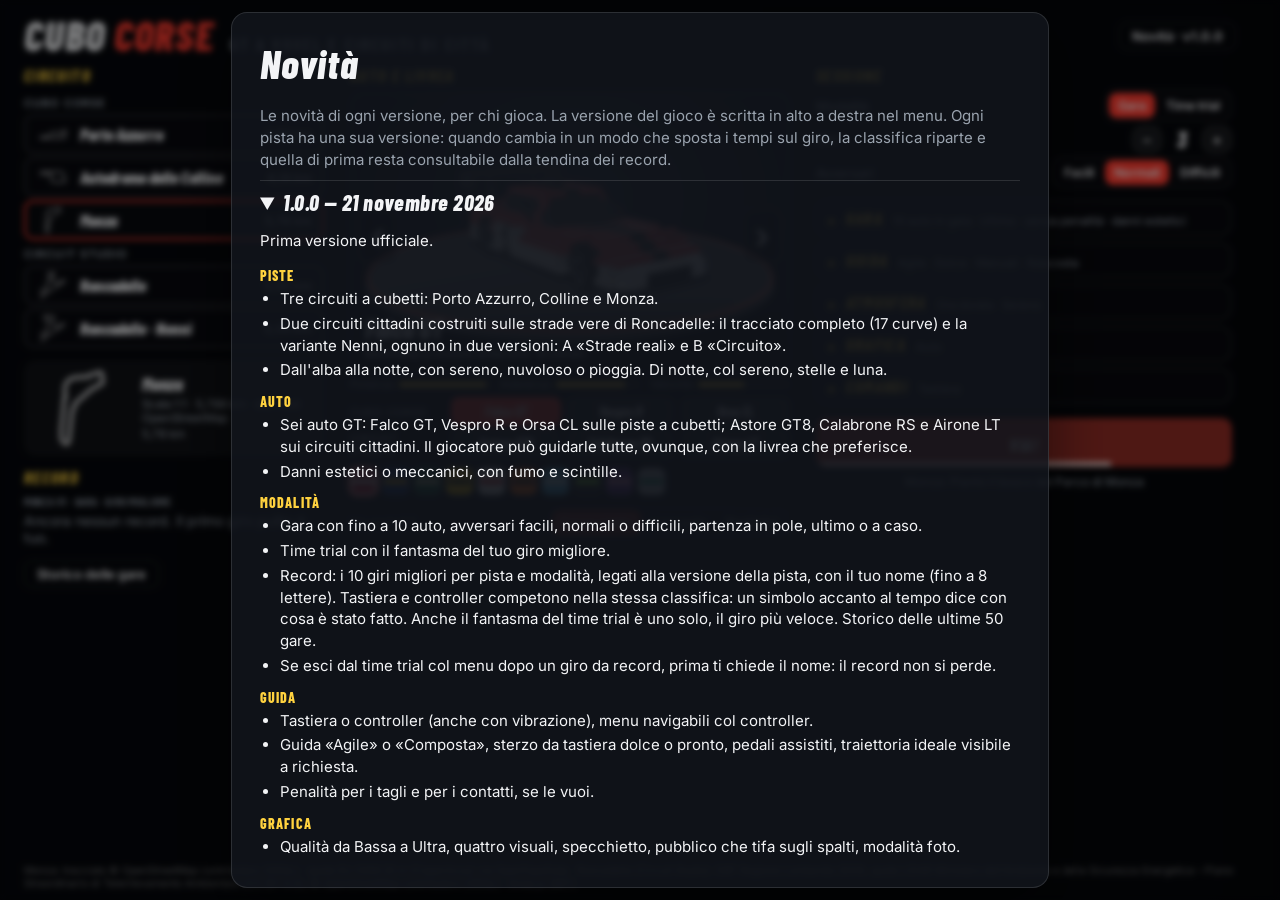
<file: public/index.html>
<!doctype html>
<html lang="it">
<head>
  <meta charset="utf-8" />
  <meta name="viewport" content="width=device-width, initial-scale=1" />
  <title>Cubo Corse</title>
  <meta name="description" content="Cubo Corse: gioco di corse GT nel browser, con Monza 1:1 in voxel e il circuito cittadino di Roncadelle. Un progetto di Gabriele Salvi." />
  <link rel="icon" href="favicon.svg" type="image/svg+xml" />
  <link rel="stylesheet" href="fonts/fonts.css" />
  <link rel="stylesheet" href="style.css" />
  <script type="importmap">
    { "imports": { "three": "./vendor/three/three.module.js", "three/addons/": "./vendor/three/addons/" } }
  </script>
</head>
<body>
  <canvas id="gl"></canvas>

  <!-- caricamento -->
  <div id="loading" class="screen show">
    <div class="logo">CUBO<span>CORSE</span></div>
    <div class="bar"><i id="loadbar"></i></div>
    <div id="loadmsg">Preparo la pista…</div>
  </div>

  <!-- menu principale -->
  <pre id="perf" class="hidden"></pre>
  <div id="specchio" class="specchio hidden"></div>
  <div id="menu" class="screen">
    <header>
      <div class="logo">CUBO<span>CORSE</span></div>
      <div class="tag">GT a voxel e circuiti di città</div>
      <a id="astudio" class="link-viewer hidden" target="_blank" rel="noopener" title="Il circuito nel visualizzatore di Circuit Studio (solo da Tailscale)">Apri nello Studio</a>
      <button id="bnovita" data-act="novita" class="link mnovita" title="Le novità di questa versione">Novità</button>
    </header>
    <section class="col mpista">
      <h3>Circuito</h3>
      <div id="tracks" class="piste"></div>
      <div id="mcirc" class="mcirc"></div>
      <div class="row solo-pacchetto"><label title="A = strade vere com'erano; B = allargata con criterio (barriere, vie di fuga)">Versione</label><div class="seg" id="versione"></div></div>
      <div class="row solo-pacchetto"><label title="Dove potrebbero stare tribune e pubblico (il circuito non cambia)">Spalti e pubblico</label><div class="seg" id="pubblico"></div></div>
      <h3>Record</h3>
      <div id="mrecord" class="mrecord"></div>
      <button data-act="storico" class="link">Storico delle gare</button>
    </section>
    <section class="col mauto">
      <h3>Auto e livrea</h3>
      <div class="vetrina">
        <canvas id="vetrina" title="Trascina per girare l'auto"></canvas>
        <button class="freccia sx" id="autoprec" aria-label="Auto precedente">‹</button>
        <button class="freccia dx" id="autosucc" aria-label="Auto successiva">›</button>
        <div id="mauto" class="mauto-nome"></div>
      </div>
      <div id="mstat" class="mstat"></div>
      <div id="cars" class="scelta-auto"></div>
      <div id="liveries" class="swatches"></div>
      <div class="row"><label title="Come si disegnano Astore, Calabrone e Airone (le auto di Circuit Studio)">Modelli GT</label><div class="seg" id="stileAuto"></div></div>
    </section>
    <section class="col mimp">
      <h3>Sessione</h3>
      <div class="row"><label>Modalità</label><div class="seg" id="modo"></div></div>
      <div class="row solo-gara"><label>Giri</label><div class="stepper" data-k="laps" data-min="1" data-max="20"><button data-step="-1">−</button><b id="laps">3</b><button data-step="1">+</button></div></div>
      <div class="row solo-gara"><label>Avversari</label><div class="seg" id="diff"></div></div>
      <div class="row solo-tempo"><label>Ghost</label><div class="seg" id="ghost"></div></div>
      <p class="nota solo-tempo">Si parte 200 m prima dell'ultima curva e il cronometro scatta sul traguardo, già lanciati. Danni spenti.</p>
      <div class="tendine">
        <details class="tendina solo-gara" data-t="gara">
          <summary><span>Gara</span><small class="riass"></small></summary>
          <div class="row"><label>Auto in gara</label><div class="stepper" data-k="nAuto" data-min="1" data-max="10"><button data-step="-1">−</button><b>10</b><button data-step="1">+</button></div></div>
          <div class="row"><label>Partenza</label><div class="seg" id="grid"></div></div>
          <div class="row"><label>Penalità</label><div class="seg multi" id="pen"><button data-k="penLimiti" title="Uscite con 4 ruote: 5 avvisi, poi +5 s; tagli +5 s">Limiti pista</button><button data-k="penContatti" title="+5 s a chi tampona">Contatti</button></div></div>
          <div class="row"><label>Danni</label><div class="seg" id="danni"></div></div>
        </details>
        <details class="tendina" data-t="guida">
          <summary><span>Guida</span><small class="riass"></small></summary>
          <div class="row"><label title="Agile: l'ESC aiuta anche a far girare l'auto nelle curve lente. Composta: solo contro il sovrasterzo">Guida</label><div class="seg" id="guida"></div></div>
          <div class="row"><label title="Quanto oltre la tenuta girano le ruote con un colpo di tasto; ogni pista ricorda la sua scelta">Sterzo (tastiera)</label><div class="seg" id="sterzo"></div></div>
          <div class="row"><label>Pedali (tastiera)</label><div class="seg" id="pedali"></div></div>
          <div class="row"><label>Traiettoria</label><div class="seg" id="linea"></div></div>
        </details>
        <details class="tendina" data-t="atmosfera">
          <summary><span>Atmosfera</span><small class="riass"></small></summary>
          <div class="row"><label>Ora</label><div class="seg" id="ora"></div></div>
          <div class="row"><label>Meteo</label><div class="seg" id="meteo"></div></div>
        </details>
        <details class="tendina" data-t="grafica">
          <summary><span>Grafica</span><small class="riass"></small></summary>
          <div class="row"><label>Qualità</label><div class="seg" id="qual"></div></div>
        </details>
        <details class="tendina" data-t="comandi">
          <summary><span>Comandi</span><small class="riass" id="mpadstato">Tastiera</small></summary>
          <button data-act="pad" class="link">Impostazioni del controller</button>
          <div class="keys">
            <span><kbd>↑</kbd><kbd>W</kbd> gas</span><span><kbd>↓</kbd><kbd>S</kbd> freno</span><span><kbd>←</kbd><kbd>→</kbd> sterzo</span><span><kbd>Spazio</kbd> freno mano</span>
            <span><kbd>C</kbd> visuale</span><span><kbd>R</kbd> in pista</span><span><kbd>P</kbd> foto</span><span><kbd>Esc</kbd> pausa</span><span><kbd>M</kbd> audio</span><span><kbd>H</kbd> HUD</span><span><kbd>F</kbd> fps</span><span><kbd>L</kbd> linea</span><span><kbd>G</kbd> ghost</span><span><kbd>B</kbd> dietro</span><span><kbd>Mouse</kbd> ruota</span>
          </div>
        </details>
      </div>
      <button id="go" class="go"><span class="go-testo">VIA!</span><i class="go-barra"></i></button>
      <div id="mstato" class="mstato"></div>
    </section>
    <footer>
      <div id="credits">Monza: tracciato © OpenStreetMap contributors (ODbL) · quote EU-DEM 25 m (Copernicus) via OpenTopoData · Roncadelle (Circuit Studio): DBT Regione Lombardia 2009, quote LiDAR Ministero dell'Ambiente e della Sicurezza Energetica – Piano Straordinario di Telerilevamento Ambientale (CC BY 4.0), © OpenStreetMap contributors (ODbL) · three.js (MIT)</div>
    </footer>
  </div>

  <!-- HUD di gara -->
  <div id="hud" class="hidden">
    <div class="tl">
      <div class="pos" id="hposw"><b id="hpos">-</b><small id="hposn">/10</small></div>
      <div class="lap">GIRO <b id="hlap">1</b><span id="hlapsw">/<span id="hlaps">3</span></span></div>
      <div class="times">
        <div id="hcurrow"><label>Giro</label><b id="hcur">0:00.000</b></div>
        <div><label>Migliore</label><b id="hbest">—</b></div>
        <div><label>Ultimo</label><b id="hlast">—</b></div>
        <div id="hpenrow" class="hidden"><label>Penalità</label><b id="hpen">+0 s</b></div>
        <div id="hdeltarow" class="hidden"><label>Ghost</label><b id="hdelta">—</b></div>
      </div>
      <div id="hinval" class="hidden">⚠ Giro non valido</div>
    </div>
    <div class="tc"><div id="hcorner"></div><div id="hcrono" class="crono hidden"></div><div id="hmsg"></div></div>
    <div class="hdx">
      <ol id="hboard"></ol>
      <div id="hdanni" class="danni hidden">
        <div class="dtit">Stato dell'auto</div>
        <div class="dcorpo">
          <svg viewBox="0 0 70 132" aria-hidden="true">
            <path class="scocca" d="M22 14 Q35 6 48 14 L52 40 Q56 66 54 92 L56 118 Q35 126 14 118 L16 92 Q14 66 18 40 Z"/>
            <rect id="dz-muso" x="9" y="4" width="52" height="8" rx="3"/>
            <rect id="dz-motore" x="24" y="30" width="22" height="28" rx="4"/>
            <rect id="dz-cambio" x="26" y="80" width="18" height="16" rx="3"/>
            <rect id="dz-alettone" x="6" y="120" width="58" height="8" rx="3"/>
            <rect id="dz-r0" class="ruota" x="3" y="20" width="11" height="24" rx="3"/>
            <rect id="dz-r1" class="ruota" x="56" y="20" width="11" height="24" rx="3"/>
            <rect id="dz-r2" class="ruota" x="3" y="88" width="11" height="24" rx="3"/>
            <rect id="dz-r3" class="ruota" x="56" y="88" width="11" height="24" rx="3"/>
          </svg>
          <ul class="dlista">
            <li data-k="muso"><span>Ala anteriore</span><i><em></em></i><b></b></li>
            <li data-k="motore"><span>Motore</span><i><em></em></i><b></b></li>
            <li data-k="cambio"><span>Cambio</span><i><em></em></i><b></b></li>
            <li data-k="alettone"><span>Alettone</span><i><em></em></i><b></b></li>
            <li data-k="ruote"><span>Ruote e sosp.</span><i><em></em></i><b></b></li>
          </ul>
        </div>
      </div>
    </div>
    <canvas id="minimap" width="240" height="240" class="bl"></canvas>
    <div class="br">
      <div id="hlim" class="limitatore">PIT · LIMITATORE 60</div>
      <div class="rev"><i id="hrev"></i><em></em></div>
      <div id="hscia" class="scia"><span>SCIA</span><i><em></em></i></div>
      <div class="spd"><b id="hspd">0</b><small>km/h</small></div>
      <div class="gear" id="hgear">N</div>
    </div>
    <div id="lights" class="lights hidden"><i></i><i></i><i></i><i></i><i></i></div>
    <div id="cam" class="camlabel"></div>
    <div id="hrecupero" class="recupero">Premi <kbd id="hrecuperok">R</kbd> per recuperare l'auto</div>
  </div>

  <!-- auto distrutta -->
  <div id="distrutta" class="distrutta hidden"><span>DISTRUTTA</span></div>

  <!-- pausa -->
  <div id="pause" class="screen dim">
    <div class="panel">
      <h2>Pausa</h2>
      <button data-act="resume" class="go">Riprendi</button>
      <button data-act="restart">Ricomincia la gara</button>
      <button data-act="fineTT" id="bfinett" class="hidden">Termina la sessione</button>
      <button data-act="photo">Modalità foto</button>
      <button data-act="pad">Controller</button>
      <button data-act="mute" id="bmute">Audio: acceso</button>
      <button data-act="menu">Menu principale</button>
    </div>
  </div>

  <!-- impostazioni del controller (contenuto costruito da src/ui/pad.js) -->
  <div id="padcfg" class="screen dim"><div class="panel wide pad"></div></div>

  <!-- storico delle gare -->
  <div id="storico" class="screen dim">
    <div class="panel wide">
      <h2>Storico delle gare</h2>
      <div id="stab" class="stab"></div>
      <div class="btns"><button data-act="chiudiStorico">Chiudi</button></div>
    </div>
  </div>

  <!-- novità (CHANGELOG.md, src/ui/novita.js) -->
  <div id="novita" class="screen dim">
    <div class="panel wide">
      <h2>Novità</h2>
      <div id="novtab" class="novtab"></div>
      <div class="btns"><button data-act="chiudiNovita">Chiudi</button></div>
    </div>
  </div>

  <!-- risultati -->
  <div id="results" class="screen dim">
    <div class="panel wide">
      <h2 id="rtitle">Bandiera a scacchi</h2>
      <table id="rtable"></table>
      <div id="rrecord" class="rrecord"></div>
      <div class="btns"><button data-act="restart" class="go">Rigioca</button><button data-act="menu">Menu principale</button></div>
    </div>
  </div>

  <!-- modalità foto -->
  <div id="photo" class="hidden">
    <div class="panel side">
      <h3>Modalità foto</h3>
      <p class="hint">Trascina per ruotare · rotella per zoom · tasto destro per spostare</p>
      <label>Obiettivo (FOV) <input type="range" id="pfov" min="10" max="90" value="45" /></label>
      <label class="solo-voxel">Messa a fuoco <input type="range" id="pfocus" min="1" max="80" value="8" /></label>
      <label class="solo-voxel">Sfocatura <input type="range" id="paper" min="0" max="100" value="35" /></label>
      <label>Esposizione <input type="range" id="pexp" min="40" max="200" value="100" /></label>
      <label class="solo-voxel">Filtro <select id="pfilter"></select></label>
      <label class="check"><input type="checkbox" id="phud" checked /> Nascondi auto avversarie</label>
      <button id="psave" class="go">Salva foto (PNG)</button>
      <button id="pexit">Torna in gara (P)</button>
    </div>
  </div>

  <div id="toast"></div>
  <script type="module" src="src/main.js"></script>
</body>
</html>
</file>
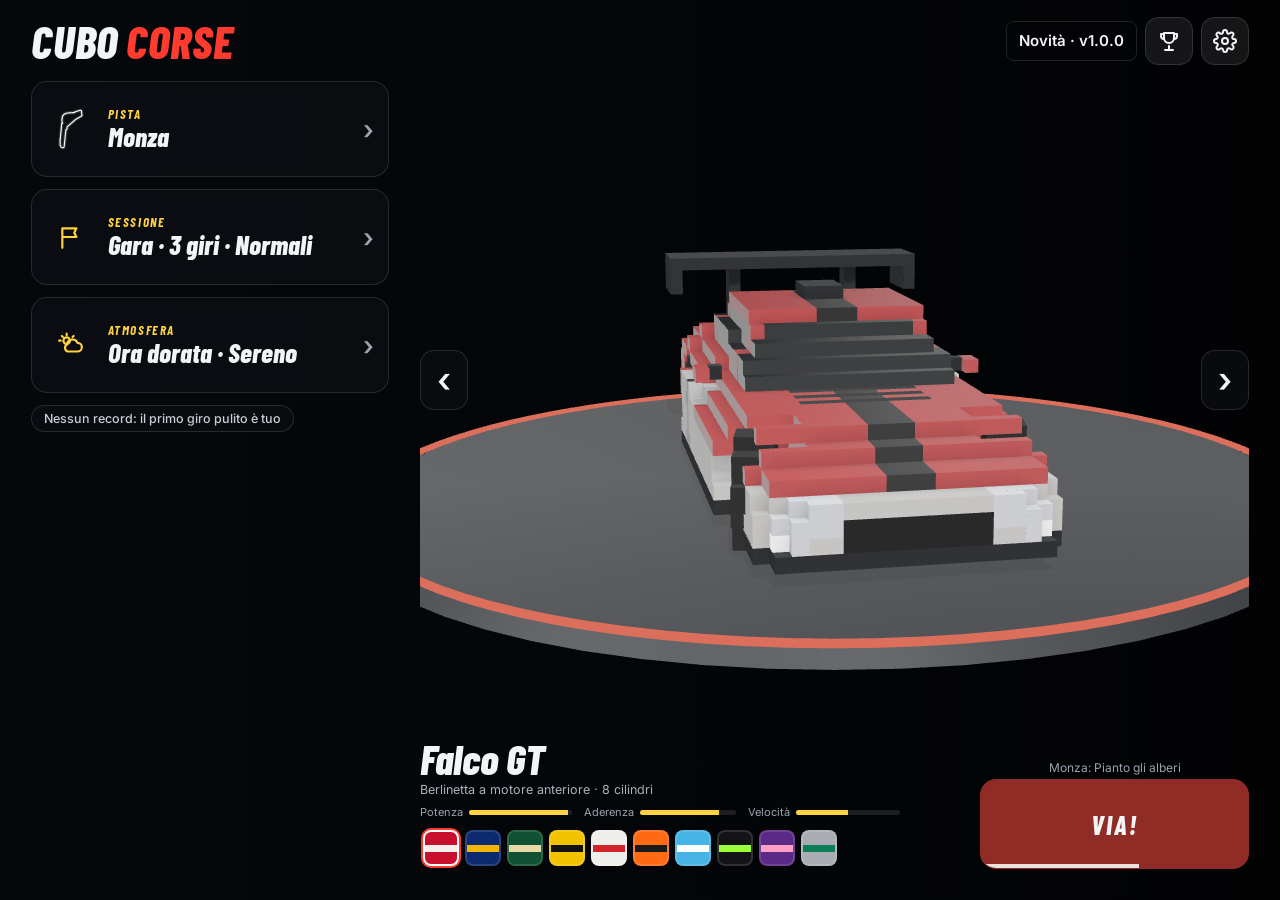
<file: public/mobile/index.html>
<!doctype html>
<html lang="it">
<head>
  <meta charset="utf-8" />
  <meta name="viewport" content="width=device-width, initial-scale=1, maximum-scale=1, user-scalable=no, viewport-fit=cover" />
  <title>Cubo Corse · prova</title>
  <meta name="robots" content="noindex" />
  <!-- 22-11 (fase 2d): app sulla schermata Home (Android e iPhone) -->
  <link rel="manifest" href="manifest.webmanifest" />
  <link rel="apple-touch-icon" href="icone/icona-180.png" />
  <meta name="apple-mobile-web-app-capable" content="yes" />
  <meta name="mobile-web-app-capable" content="yes" />
  <meta name="apple-mobile-web-app-status-bar-style" content="black-translucent" />
  <meta name="apple-mobile-web-app-title" content="Cubo Corse" />
  <meta name="theme-color" content="#07090c" />
  <meta name="description" content="Cubo Corse: gioco di corse GT nel browser, con Monza 1:1 in voxel e il circuito cittadino di Roncadelle. Un progetto di Gabriele Salvi." />
  <link rel="icon" href="favicon.svg" type="image/svg+xml" />
  <link rel="stylesheet" href="fonts/fonts.css" />
  <link rel="stylesheet" href="style.css" />
  <script type="importmap">
    { "imports": { "three": "./vendor/three/three.module.js", "three/addons/": "./vendor/three/addons/" } }
  </script>
</head>
<body>
  <canvas id="gl"></canvas>

  <!-- caricamento -->
  <div id="loading" class="screen show">
    <div class="logo">CUBO<span>CORSE</span></div>
    <div class="bar"><i id="loadbar"></i></div>
    <div id="loadmsg">Preparo la pista…</div>
  </div>

  <!-- menu principale (26-11: «Garage» — riepilogo a tessere, l'auto al centro, un pannello da destra per ogni scelta) -->
  <pre id="perf" class="hidden"></pre>
  <div id="specchio" class="specchio hidden"></div>
  <div id="menu" class="screen">
    <header>
      <div class="logo">CUBO<span>CORSE</span></div>
      <div class="mtop">
        <button id="bnovita" data-act="novita" class="link mnovita" title="Le novità di questa versione">Novità</button>
        <button class="ico" data-foglio="record" aria-label="Record" title="Record e storico delle gare"><svg viewBox="0 0 24 24"><path d="M8 21h8M12 17v4M7 4h10v5a5 5 0 0 1-10 0V4z"/><path d="M17 5h3v2a3 3 0 0 1-3 3M7 5H4v2a3 3 0 0 0 3 3"/></svg></button>
        <button class="ico" data-act="impostazioni" aria-label="Impostazioni" title="Impostazioni"><svg viewBox="0 0 24 24"><circle cx="12" cy="12" r="3"/><path d="M19.4 15a1.7 1.7 0 0 0 .3 1.8l.1.1a2 2 0 1 1-2.8 2.8l-.1-.1a1.7 1.7 0 0 0-1.8-.3 1.7 1.7 0 0 0-1 1.5V21a2 2 0 1 1-4 0v-.1a1.7 1.7 0 0 0-1.1-1.5 1.7 1.7 0 0 0-1.8.3l-.1.1a2 2 0 1 1-2.8-2.8l.1-.1a1.7 1.7 0 0 0 .3-1.8 1.7 1.7 0 0 0-1.5-1H3a2 2 0 1 1 0-4h.1a1.7 1.7 0 0 0 1.5-1.1 1.7 1.7 0 0 0-.3-1.8l-.1-.1a2 2 0 1 1 2.8-2.8l.1.1a1.7 1.7 0 0 0 1.8.3H9a1.7 1.7 0 0 0 1-1.5V3a2 2 0 1 1 4 0v.1a1.7 1.7 0 0 0 1 1.5 1.7 1.7 0 0 0 1.8-.3l.1-.1a2 2 0 1 1 2.8 2.8l-.1.1a1.7 1.7 0 0 0-.3 1.8V9a1.7 1.7 0 0 0 1.5 1H21a2 2 0 1 1 0 4h-.1a1.7 1.7 0 0 0-1.5 1z"/></svg></button>
      </div>
    </header>
    <section class="tessere">
      <button class="tessera" data-foglio="pista"><span class="tic trk" id="tpistaic"></span><span class="ttx"><small id="tpistat">Pista</small><b id="tpista"></b></span><i>›</i></button>
      <button class="tessera" data-foglio="sessione"><span class="tic"><svg viewBox="0 0 24 24"><path d="M4 22V4M4 4h13l-2 4 2 4H4"/></svg></span><span class="ttx"><small>Sessione</small><b id="tsess"></b></span><i>›</i></button>
      <button class="tessera" data-foglio="atmosfera"><span class="tic"><svg viewBox="0 0 24 24"><circle cx="8" cy="8" r="3"/><path d="M8 1.5v1.5M2.5 8H1M3.6 3.6l1 1M14.4 3.6l-1 1M18 18a4 4 0 0 0 0-8 5 5 0 0 0-9.6 1.5A3.5 3.5 0 0 0 9 18z"/></svg></span><span class="ttx"><small>Atmosfera</small><b id="tatm"></b></span><i>›</i></button>
      <button class="trec" data-foglio="record" id="trec"></button>
    </section>
    <section class="garage">
      <div class="vetrina">
        <canvas id="vetrina" title="Trascina per girare l'auto"></canvas>
        <button class="freccia sx" id="autoprec" aria-label="Auto precedente">‹</button>
        <button class="freccia dx" id="autosucc" aria-label="Auto successiva">›</button>
      </div>
      <div class="gpiede">
        <div class="ginfo">
          <div id="mauto" class="mauto-nome"></div>
          <div id="mstat" class="mstat"></div>
          <div id="liveries" class="swatches"></div>
        </div>
        <div class="gvia">
          <div id="mstato" class="mstato"></div>
          <button id="go" class="go"><span class="go-testo">VIA!</span><i class="go-barra"></i></button>
        </div>
      </div>
    </section>

    <!-- pannelli che entrano da destra -->
    <div class="velo-f" data-act="chiudiFoglio"></div>
    <aside class="foglio largo" data-f="pista">
      <div class="ft"><h3>Pista</h3><button class="ico" data-act="chiudiFoglio" aria-label="Chiudi">✕</button></div>
      <div class="fc pfc">
        <div id="circuiti" class="ctabs"></div>
        <div class="pcorpo">
          <div class="pmappa"><div id="pmappa" class="pdis"></div><div id="pdida" class="pdida"></div>
            <a id="astudio" class="link-viewer hidden" target="_blank" rel="noopener" title="Il circuito nel visualizzatore di Circuit Studio (solo da Tailscale)">Apri nello Studio</a></div>
          <div class="pcolv">
            <div class="ptesta"><h4>Variante</h4><div class="seg" id="versione" title="A = strade vere com'erano; B = allargata con criterio (barriere, vie di fuga)"></div></div>
            <div id="varianti" class="pvar"></div>
          </div>
        </div>
      </div>
      <div class="fb"><button data-act="chiudiFoglio">Fatto</button><button class="go" data-act="via">VIA!</button></div>
    </aside>
    <aside class="foglio" data-f="sessione">
      <div class="ft"><h3>Sessione</h3><button class="ico" data-act="chiudiFoglio" aria-label="Chiudi">✕</button></div>
      <div class="fc">
        <div class="row"><label>Modalità</label><div class="seg" id="modo"></div></div>
        <div class="row solo-gara"><label>Giri</label><div class="stepper" data-k="laps" data-min="1" data-max="20"><button data-step="-1">−</button><b id="laps">3</b><button data-step="1">+</button></div></div>
        <div class="row solo-gara"><label>Avversari</label><div class="seg" id="diff"></div></div>
        <div class="row solo-tempo"><label>Ghost del giro migliore</label><div class="seg" id="ghost"></div></div>
        <p class="nota solo-tempo">Si parte 200 m prima dell'ultima curva e il cronometro scatta sul traguardo, già lanciati. Danni spenti.</p>
        <h4 class="solo-gara">Regole della gara</h4>
        <div class="row solo-gara"><label>Auto in gara</label><div class="stepper" data-k="nAuto" data-min="1" data-max="10"><button data-step="-1">−</button><b>10</b><button data-step="1">+</button></div></div>
        <div class="row solo-gara"><label>Partenza</label><div class="seg" id="grid"></div></div>
        <div class="row solo-gara"><label>Penalità</label><div class="seg multi" id="pen"><button data-k="penLimiti" title="Uscite con 4 ruote: 5 avvisi, poi +5 s; tagli +5 s">Limiti pista</button><button data-k="penContatti" title="+5 s a chi tampona">Contatti</button></div></div>
        <div class="row solo-gara"><label>Danni</label><div class="seg" id="danni"></div></div>
      </div>
      <div class="fb"><button data-act="chiudiFoglio">Fatto</button><button class="go" data-act="via">VIA!</button></div>
    </aside>
    <aside class="foglio" data-f="atmosfera">
      <div class="ft"><h3>Atmosfera</h3><button class="ico" data-act="chiudiFoglio" aria-label="Chiudi">✕</button></div>
      <div class="fc">
        <div class="row"><label>Ora</label><div class="seg" id="ora"></div></div>
        <div class="row"><label>Meteo</label><div class="seg" id="meteo"></div></div>
      </div>
      <div class="fb"><button data-act="chiudiFoglio">Fatto</button><button class="go" data-act="via">VIA!</button></div>
    </aside>
    <aside class="foglio" data-f="record">
      <div class="ft"><h3>Record</h3><button class="ico" data-act="chiudiFoglio" aria-label="Chiudi">✕</button></div>
      <div class="fc">
        <div id="mrecord" class="mrecord"></div>
        <button data-act="storico" class="link">Storico delle gare</button>
      </div>
    </aside>
  </div>

  <!-- impostazioni: una schermata sola, dal menu (⚙) e dalla pausa (dove la parte destra si sposta nel riquadro della pausa) -->
  <div id="impostazioni" class="screen">
    <nav class="rail">
      <div class="rt"><button class="ico" data-act="chiudiImp" aria-label="Indietro">‹</button><h2>Impostazioni</h2></div>
      <button class="cat sel" data-cat="comandi"><svg viewBox="0 0 24 24"><path d="M6 8h12a4 4 0 0 1 4 4v2a3 3 0 0 1-5.4 1.8L15 14H9l-1.6 1.8A3 3 0 0 1 2 14v-2a4 4 0 0 1 4-4z"/><path d="M7 11v3M5.5 12.5h3"/></svg>Comandi</button>
      <button class="cat" data-cat="guida"><svg viewBox="0 0 24 24"><circle cx="12" cy="12" r="9"/><circle cx="12" cy="12" r="2.5"/><path d="M3.5 10.5l6 1M20.5 10.5l-6 1M12 14.5V21"/></svg>Guida</button>
      <button class="cat" data-cat="grafica"><svg viewBox="0 0 24 24"><path d="M2 12s3.5-7 10-7 10 7 10 7-3.5 7-10 7S2 12 2 12z"/><circle cx="12" cy="12" r="3"/></svg>Grafica</button>
      <button class="cat" data-cat="audio"><svg viewBox="0 0 24 24"><path d="M11 5L6 9H2v6h4l5 4V5z"/><path d="M15.5 8.5a5 5 0 0 1 0 7M19 5a10 10 0 0 1 0 14"/></svg>Audio</button>
      <button class="cat" data-cat="info"><svg viewBox="0 0 24 24"><circle cx="12" cy="12" r="9"/><path d="M12 11v6M12 7.5h.01"/></svg>Info</button>
    </nav>
    <div class="corpo" id="impcorpo">
      <section class="cat-p sel" data-cat="comandi">
        <h3>Comandi <small id="mpadstato">Tastiera</small></h3>
        <div class="row solo-tocco"><label title="Come si sterza col telefono">Sterzo</label><div class="seg" id="telSterzo"></div></div>
        <div class="row solo-tocco"><label title="Come si danno gas e freno col telefono">Pedali</label><div class="seg" id="telPedali"></div></div>
        <div class="row solo-tocco solo-incl-menu"><label title="Quanto inclinare il telefono per sterzare a fondo">Inclinazione</label><div class="seg" id="telSens"></div></div>
        <div class="row solo-tocco solo-leva-menu"><label title="Quanto spostare il pollice per sterzare a fondo">Leva</label><div class="seg" id="telLeva"></div></div>
        <div class="row solo-tocco"><label title="Accelera da solo dove si può e alza il piede prima delle curve; il tuo freno vince sempre">Gas automatico</label><div class="seg" id="telGas"></div></div>
        <div class="row solo-tocco"><label title="Frena da solo prima delle curve, anche col gas premuto; il tuo freno vince sempre">Freno automatico</label><div class="seg" id="telFreno"></div></div>
        <div class="row solo-desktop"><label title="Quanto oltre la tenuta girano le ruote con un colpo di tasto; ogni pista ricorda la sua scelta">Sterzo da tastiera</label><div class="seg" id="sterzo"></div></div>
        <div class="row solo-desktop"><label>Pedali da tastiera</label><div class="seg" id="pedali"></div></div>
        <button data-act="pad" class="riga-link">Controller · curve, mappatura, vibrazione</button>
        <div class="keys solo-desktop">
          <span><kbd>↑</kbd><kbd>W</kbd> gas</span><span><kbd>↓</kbd><kbd>S</kbd> freno</span><span><kbd>←</kbd><kbd>→</kbd> sterzo</span><span><kbd>Spazio</kbd> freno mano</span>
          <span><kbd>C</kbd> visuale</span><span><kbd>R</kbd> in pista</span><span><kbd>P</kbd> foto</span><span><kbd>Esc</kbd> pausa</span><span><kbd>M</kbd> audio</span><span><kbd>H</kbd> HUD</span><span><kbd>F</kbd> fps</span><span><kbd>L</kbd> linea</span><span><kbd>G</kbd> ghost</span><span><kbd>B</kbd> dietro</span><span><kbd>Mouse</kbd> ruota</span>
        </div>
      </section>
      <section class="cat-p" data-cat="guida">
        <h3>Guida</h3>
        <div class="row"><label>Stile</label><div class="seg" id="guida"></div></div>
        <p class="nota">Agile: l'ESC aiuta anche a far girare l'auto nelle curve lente. Composta: solo contro il sovrasterzo.</p>
        <div class="row"><label>Traiettoria ideale</label><div class="seg" id="linea"></div></div>
      </section>
      <section class="cat-p" data-cat="grafica">
        <h3>Grafica</h3>
        <div class="row riga-qual"><label>Qualità</label><div class="seg" id="qual"></div></div>
        <div class="row no-gara"><label title="Come si disegnano Astore, Calabrone e Airone (le auto di Circuit Studio)">Modelli GT</label><div class="seg" id="stileAuto"></div></div>
        <div class="row solo-pacchetto"><label title="Tribune e pubblico sui circuiti cittadini (il circuito non cambia)">Spalti e pubblico</label><div class="seg" id="pubblico"></div></div>
        <p class="nota solo-pausa">Le altre scelte della grafica si cambiano dal menu principale.</p>
      </section>
      <section class="cat-p" data-cat="audio">
        <h3>Audio</h3>
        <div class="row"><label>Audio</label><div class="seg" id="audio"></div></div>
      </section>
      <section class="cat-p" data-cat="info">
        <h3>Info</h3>
        <button data-act="novita" class="riga-link" id="bnovita2">Novità</button>
        <button data-act="storico" class="riga-link">Storico delle gare</button>
        <div id="credits">Monza: tracciato © OpenStreetMap contributors (ODbL) · quote EU-DEM 25 m (Copernicus) via OpenTopoData · Roncadelle (Circuit Studio): DBT Regione Lombardia 2009, quote LiDAR Ministero dell'Ambiente e della Sicurezza Energetica – Piano Straordinario di Telerilevamento Ambientale (CC BY 4.0), © OpenStreetMap contributors (ODbL) · three.js (MIT)</div>
      </section>
    </div>
  </div>

  <!-- HUD di gara -->
  <div id="hud" class="hidden">
    <div id="fpsbox" aria-hidden="true"></div>
    <div class="tl">
      <div class="pos" id="hposw"><b id="hpos">-</b><small id="hposn">/10</small></div>
      <div class="lap">GIRO <b id="hlap">1</b><span id="hlapsw">/<span id="hlaps">3</span></span></div>
      <div class="times">
        <div id="hcurrow"><label>Giro</label><b id="hcur">0:00.000</b></div>
        <div><label>Migliore</label><b id="hbest">—</b></div>
        <div><label>Ultimo</label><b id="hlast">—</b></div>
        <div id="hpenrow" class="hidden"><label>Penalità</label><b id="hpen">+0 s</b></div>
        <div id="hdeltarow" class="hidden"><label>Ghost</label><b id="hdelta">—</b></div>
      </div>
      <div id="hsett" class="hsett" aria-label="Settori"></div>
      <div id="hinval" class="hidden">⚠ Giro non valido</div>
    </div>
    <div class="tc"><div id="hcorner"></div><div id="hcrono" class="crono hidden"></div><div id="hsettpop"></div><div id="hmsg"></div></div>
    <div class="hdx">
      <ol id="hboard"></ol>
      <div id="hdanni" class="danni hidden">
        <div class="dtit">Stato dell'auto</div>
        <div class="dcorpo">
          <svg viewBox="0 0 70 132" aria-hidden="true">
            <path class="scocca" d="M22 14 Q35 6 48 14 L52 40 Q56 66 54 92 L56 118 Q35 126 14 118 L16 92 Q14 66 18 40 Z"/>
            <rect id="dz-muso" x="9" y="4" width="52" height="8" rx="3"/>
            <rect id="dz-motore" x="24" y="30" width="22" height="28" rx="4"/>
            <rect id="dz-cambio" x="26" y="80" width="18" height="16" rx="3"/>
            <rect id="dz-alettone" x="6" y="120" width="58" height="8" rx="3"/>
            <rect id="dz-r0" class="ruota" x="3" y="20" width="11" height="24" rx="3"/>
            <rect id="dz-r1" class="ruota" x="56" y="20" width="11" height="24" rx="3"/>
            <rect id="dz-r2" class="ruota" x="3" y="88" width="11" height="24" rx="3"/>
            <rect id="dz-r3" class="ruota" x="56" y="88" width="11" height="24" rx="3"/>
          </svg>
          <ul class="dlista">
            <li data-k="muso"><span>Ala anteriore</span><i><em></em></i><b></b></li>
            <li data-k="motore"><span>Motore</span><i><em></em></i><b></b></li>
            <li data-k="cambio"><span>Cambio</span><i><em></em></i><b></b></li>
            <li data-k="alettone"><span>Alettone</span><i><em></em></i><b></b></li>
            <li data-k="ruote"><span>Ruote e sosp.</span><i><em></em></i><b></b></li>
          </ul>
        </div>
      </div>
    </div>
    <canvas id="minimap" width="240" height="240" class="bl"></canvas>
    <div class="br">
      <div id="hlim" class="limitatore">PIT · LIMITATORE 60</div>
      <div class="rev"><i id="hrev"></i><em></em></div>
      <div id="hscia" class="scia"><span>SCIA</span><i><em></em></i></div>
      <div class="spd"><b id="hspd">0</b><small>km/h</small></div>
      <div class="gear" id="hgear">N</div>
    </div>
    <div id="lights" class="lights hidden"><i></i><i></i><i></i><i></i><i></i></div>
    <div id="cam" class="camlabel"></div>
    <div id="hrecupero" class="recupero">Premi <kbd id="hrecuperok">R</kbd> per recuperare l'auto</div>
  </div>

  <!-- telefono in verticale (fase 2): il gioco si usa in orizzontale -->

  <!-- auto distrutta -->
  <div id="distrutta" class="distrutta hidden"><span>DISTRUTTA</span></div>

  <!-- pausa (26-11): azioni a sinistra; a destra classifica e tempi, oppure una parte delle impostazioni -->
  <div id="pause" class="screen">
    <nav class="pcol">
      <h2>Pausa</h2>
      <button data-act="resume" class="go">RIPRENDI</button>
      <button class="pv sel" data-pv="classifica"><svg viewBox="0 0 24 24"><path d="M4 22V4M4 4h13l-2 4 2 4H4"/></svg>Classifica</button>
      <button class="pv" data-pv="comandi"><svg viewBox="0 0 24 24"><path d="M6 8h12a4 4 0 0 1 4 4v2a3 3 0 0 1-5.4 1.8L15 14H9l-1.6 1.8A3 3 0 0 1 2 14v-2a4 4 0 0 1 4-4z"/><path d="M7 11v3M5.5 12.5h3"/></svg>Comandi</button>
      <button class="pv" data-pv="guida"><svg viewBox="0 0 24 24"><circle cx="12" cy="12" r="9"/><circle cx="12" cy="12" r="2.5"/><path d="M3.5 10.5l6 1M20.5 10.5l-6 1M12 14.5V21"/></svg>Guida</button>
      <button class="pv" data-pv="grafica"><svg viewBox="0 0 24 24"><path d="M2 12s3.5-7 10-7 10 7 10 7-3.5 7-10 7S2 12 2 12z"/><circle cx="12" cy="12" r="3"/></svg>Grafica</button>
      <button class="pv" data-pv="audio"><svg viewBox="0 0 24 24"><path d="M11 5L6 9H2v6h4l5 4V5z"/><path d="M15.5 8.5a5 5 0 0 1 0 7M19 5a10 10 0 0 1 0 14"/></svg>Audio</button>
      <span class="spazio"></span>
      <button data-act="fineTT" id="bfinett" class="hidden">Termina la sessione</button>
      <div class="pdue"><button data-act="restart">Ricomincia</button><button data-act="menu">Esci</button></div>
    </nav>
    <div class="pdestra">
      <div class="pclass" id="pclass"></div>
      <div class="ptog">
        <button class="tog" data-act="mute" id="bmute"></button>
        <button class="tog" data-act="lineaTog" id="blinea"><svg viewBox="0 0 24 24"><path d="M4 20c4-1 4-7 8-8s4-7 8-8" stroke-dasharray="3 3"/></svg>Traiettoria</button>
        <button class="tog" data-act="visuale"><svg viewBox="0 0 24 24"><path d="M23 7l-7 5 7 5V7z"/><rect x="1" y="5" width="15" height="14" rx="2"/></svg>Visuale</button>
        <button class="tog" data-act="photo"><svg viewBox="0 0 24 24"><path d="M23 19a2 2 0 0 1-2 2H3a2 2 0 0 1-2-2V8a2 2 0 0 1 2-2h4l2-3h6l2 3h4a2 2 0 0 1 2 2z"/><circle cx="12" cy="13" r="4"/></svg>Foto</button>
      </div>
    </div>
  </div>

  <!-- conferma (Ricomincia ed Esci dalla pausa) -->
  <div id="conferma" class="screen dim">
    <div class="panel conf"><p id="conftesto"></p><div class="btns"><button data-act="confNo">Annulla</button><button class="go" data-act="confSi" id="confsi">OK</button></div></div>
  </div>

  <!-- impostazioni del controller (contenuto costruito da src/ui/pad.js) -->
  <div id="padcfg" class="screen dim"><div class="panel wide pad"></div></div>

  <!-- storico delle gare -->
  <div id="storico" class="screen dim">
    <div class="panel wide">
      <h2>Storico delle gare</h2>
      <div id="stab" class="stab"></div>
      <div class="btns"><button data-act="chiudiStorico">Chiudi</button></div>
    </div>
  </div>

  <!-- novità (CHANGELOG.md, src/ui/novita.js) -->
  <div id="novita" class="screen dim">
    <div class="panel wide">
      <h2>Novità</h2>
      <div id="novtab" class="novtab"></div>
      <div class="btns"><button data-act="chiudiNovita">Chiudi</button></div>
    </div>
  </div>

  <!-- risultati -->
  <div id="results" class="screen dim">
    <div class="panel wide">
      <h2 id="rtitle">Bandiera a scacchi</h2>
      <table id="rtable"></table>
      <div id="rsett"></div>
      <div id="rrecord" class="rrecord"></div>
      <div class="btns"><button data-act="restart" class="go">Rigioca</button><button data-act="menu">Menu principale</button></div>
    </div>
  </div>

  <!-- modalità foto -->
  <div id="photo" class="hidden">
    <div class="panel side">
      <h3>Modalità foto</h3>
      <p class="hint">Trascina per ruotare · rotella per zoom · tasto destro per spostare</p>
      <label>Obiettivo (FOV) <input type="range" id="pfov" min="10" max="90" value="45" /></label>
      <label class="solo-voxel">Messa a fuoco <input type="range" id="pfocus" min="1" max="80" value="8" /></label>
      <label class="solo-voxel">Sfocatura <input type="range" id="paper" min="0" max="100" value="35" /></label>
      <label>Esposizione <input type="range" id="pexp" min="40" max="200" value="100" /></label>
      <label class="solo-voxel">Filtro <select id="pfilter"></select></label>
      <label class="check"><input type="checkbox" id="phud" checked /> Nascondi auto avversarie</label>
      <button id="psave" class="go">Salva foto (PNG)</button>
      <button id="pexit">Torna in gara (P)</button>
    </div>
  </div>

  <div id="toast"></div>
  <script type="module" src="src/main.js"></script>
</body>
</html>
</file>
<file: public/fonts/fonts.css>
@font-face{font-family:'Barlow Condensed';font-style:normal;font-weight:500;font-display:swap;src:url(barlow-condensed-500.woff2) format('woff2')}
@font-face{font-family:'Barlow Condensed';font-style:normal;font-weight:600;font-display:swap;src:url(barlow-condensed-600.woff2) format('woff2')}
@font-face{font-family:'Barlow Condensed';font-style:normal;font-weight:800;font-display:swap;src:url(barlow-condensed-800.woff2) format('woff2')}
@font-face{font-family:'Barlow Condensed';font-style:italic;font-weight:700;font-display:swap;src:url(barlow-condensed-700i.woff2) format('woff2')}
@font-face{font-family:'Barlow Condensed';font-style:italic;font-weight:800;font-display:swap;src:url(barlow-condensed-800i.woff2) format('woff2')}
@font-face{font-family:'Inter';font-style:normal;font-weight:400 600;font-display:swap;src:url(inter.woff2) format('woff2')}
</file>
<file: public/style.css>
:root {
  --bg: rgba(10, 12, 16, 0.72);
  --bg2: rgba(18, 21, 28, 0.86);
  --line: rgba(255, 255, 255, 0.12);
  --fg: #f3f4f6;
  --mut: #9aa3ae;
  --acc: #ff3b2f;
  --acc2: #ffd23f;
  --ok: #3bd16f;
  --cond: 'Barlow Condensed', 'Arial Narrow', sans-serif;
  --sans: 'Inter', system-ui, sans-serif;
}
* { box-sizing: border-box; }
html, body { margin: 0; height: 100%; overflow: hidden; background: #000; color: var(--fg); font-family: var(--sans); }
canvas#gl { position: fixed; inset: 0; width: 100vw; height: 100vh; display: block; }
.hidden { display: none !important; }
button { font: 600 15px var(--sans); color: var(--fg); background: rgba(255,255,255,.08); border: 1px solid var(--line); border-radius: 10px; padding: 10px 16px; cursor: pointer; transition: background .15s, transform .1s; }
button:hover { background: rgba(255,255,255,.16); }
button:active { transform: translateY(1px); }
button.go { background: var(--acc); border-color: transparent; font: 800 italic 22px var(--cond); letter-spacing: .04em; }
button.go:hover { background: #ff5a4f; }
kbd { display: inline-block; min-width: 22px; padding: 2px 6px; border: 1px solid var(--line); border-bottom-width: 2px; border-radius: 5px; font: 600 12px var(--sans); text-align: center; background: rgba(255,255,255,.06); margin-right: 2px; }

.screen { position: fixed; inset: 0; display: none; z-index: 10; }
.screen.show { display: flex; }
.screen.dim { background: rgba(0,0,0,.45); align-items: center; justify-content: center; backdrop-filter: blur(3px); }
.panel { background: var(--bg2); border: 1px solid var(--line); border-radius: 16px; padding: 26px 28px; display: flex; flex-direction: column; gap: 10px; min-width: 300px; box-shadow: 0 20px 60px rgba(0,0,0,.5); }
.panel.wide { min-width: min(720px, 94vw); }
.screen.dim > .panel { max-height: calc(100vh - 24px); overflow-y: auto; }
.panel h2 { margin: 0 0 8px; font: 800 italic 40px var(--cond); letter-spacing: .02em; }
.panel .btns { display: flex; gap: 10px; margin-top: 10px; }

.logo { font: 800 italic 54px/0.9 var(--cond); letter-spacing: .02em; }
.logo span { color: var(--acc); margin-left: 10px; }

/* caricamento */
#loading { flex-direction: column; align-items: center; justify-content: center; gap: 18px; background: radial-gradient(circle at 50% 40%, #1b1f28, #07080b); z-index: 50; }
#loading .bar { width: min(380px, 80vw); height: 6px; background: rgba(255,255,255,.1); border-radius: 3px; overflow: hidden; }
#loading .bar i { display: block; height: 100%; width: 0; background: var(--acc); transition: width .2s; }
#loadmsg { color: var(--mut); font-size: 14px; }

/* menu */
#menu { display: none; padding: 26px 34px 40px; gap: 28px; flex-wrap: wrap; align-content: flex-start; overflow-y: auto;
  background: linear-gradient(90deg, rgba(6,8,12,.86) 0%, rgba(6,8,12,.55) 55%, rgba(6,8,12,.15) 100%); }
#menu.show { display: flex; }
#menu header { width: 100%; display: flex; align-items: baseline; gap: 18px; }
#menu header .tag { color: var(--mut); font: 600 18px var(--cond); text-transform: uppercase; letter-spacing: .12em; }
#menu .col { flex: 1 1 520px; max-width: 680px; display: flex; flex-direction: column; gap: 10px; }
#menu .col.narrow { flex: 0 1 420px; }
#menu h3 { margin: 14px 0 2px; font: 700 italic 22px var(--cond); text-transform: uppercase; letter-spacing: .08em; color: var(--acc2); }
.cards { display: grid; grid-template-columns: repeat(3, 1fr); gap: 10px; }
.card { background: var(--bg); border: 2px solid var(--line); border-radius: 14px; padding: 10px 12px 12px; cursor: pointer; transition: border-color .15s, transform .15s; }
.card:hover { transform: translateY(-2px); }
.card.sel { border-color: var(--acc); }
.card svg { width: 100%; height: 110px; display: block; }
.card b { display: block; font: 800 italic 22px/1.05 var(--cond); margin-top: 4px; }
.card small { color: var(--mut); font-size: 12px; line-height: 1.35; display: block; margin-top: 3px; }
.cars { display: grid; grid-template-columns: repeat(3, 1fr); gap: 10px; }
.carc { background: var(--bg); border: 2px solid var(--line); border-radius: 14px; padding: 12px; cursor: pointer; }
.carc.sel { border-color: var(--acc); }
.carc b { font: 800 italic 22px var(--cond); display: block; }
.carc small { color: var(--mut); font-size: 12px; display: block; min-height: 30px; }
.stat { display: flex; align-items: center; gap: 6px; font-size: 11px; color: var(--mut); margin-top: 4px; }
.stat i { flex: 1; height: 5px; background: rgba(255,255,255,.1); border-radius: 3px; overflow: hidden; }
.stat i em { display: block; height: 100%; background: var(--acc2); }
.swatches { display: flex; gap: 8px; flex-wrap: wrap; margin-top: 4px; }
.sw { width: 40px; height: 40px; border-radius: 10px; border: 2px solid var(--line); cursor: pointer; position: relative; overflow: hidden; }
.sw::after { content: ''; position: absolute; left: 0; right: 0; top: 40%; height: 22%; background: var(--sec); }
.sw.sel { border-color: #fff; box-shadow: 0 0 0 2px var(--acc); }
.row { display: flex; align-items: center; justify-content: space-between; gap: 12px; }
.row label { color: var(--mut); font-weight: 500; font-size: 14px; }
.seg { display: flex; background: var(--bg); border: 1px solid var(--line); border-radius: 10px; padding: 3px; gap: 2px; flex-wrap: wrap; }
.seg button { border: 0; background: transparent; padding: 7px 11px; font-size: 13px; border-radius: 8px; }
.seg button.sel { background: var(--acc); }
.stepper { display: flex; align-items: center; gap: 10px; }
.stepper b { font: 800 italic 30px var(--cond); min-width: 34px; text-align: center; }
.stepper button { width: 38px; padding: 6px 0; }
#go { margin-top: 18px; padding: 14px; font-size: 32px; }
.keys { display: flex; flex-wrap: wrap; gap: 6px 14px; margin-top: 14px; color: var(--mut); font-size: 12px; }
#credits { width: 100%; color: rgba(255,255,255,.4); font-size: 11px; margin-top: 10px; }

/* HUD */
#hud { position: fixed; inset: 0; pointer-events: none; z-index: 5; font-family: var(--cond); text-shadow: 0 2px 8px rgba(0,0,0,.6); }
#hud .tl { position: absolute; left: 22px; top: 18px; }
#hud .pos b { font: 800 italic 76px/0.9 var(--cond); }
#hud .pos small { font: 700 italic 30px var(--cond); color: var(--mut); }
#hud .lap { font: 700 italic 24px var(--cond); letter-spacing: .06em; color: var(--mut); }
#hud .lap b { color: var(--fg); font-size: 30px; }
#hud .times { margin-top: 8px; background: var(--bg); border-radius: 10px; padding: 8px 12px; display: grid; gap: 1px; min-width: 190px; border: 1px solid var(--line); }
#hud .times div { display: flex; justify-content: space-between; gap: 16px; }
#hud .times label { color: var(--mut); font: 600 15px var(--cond); text-transform: uppercase; letter-spacing: .06em; }
#hud .times b { font: 700 20px var(--cond); font-variant-numeric: tabular-nums; }
#hud .tc { position: absolute; top: 20px; left: 50%; transform: translateX(-50%); text-align: center; }
#hcorner { font: 700 italic 22px var(--cond); color: rgba(255,255,255,.85); letter-spacing: .05em; text-transform: uppercase; transition: opacity .5s; }
#hmsg { font: 800 italic 40px var(--cond); color: var(--acc2); margin-top: 6px; opacity: 0; transition: opacity .3s; }
#hmsg.on { opacity: 1; }
#hboard { position: absolute; right: 18px; top: 18px; margin: 0; padding: 6px 0; list-style: none; background: var(--bg); border: 1px solid var(--line); border-radius: 10px; min-width: 230px; font: 600 16px var(--cond); }
#hboard li { display: grid; grid-template-columns: 22px 34px 1fr 64px; gap: 6px; padding: 2px 10px; align-items: center; }
#hboard li.me { background: rgba(255,59,47,.35); }
#hboard li .n { color: var(--mut); text-align: right; }
#hboard li .num { font-weight: 800; text-align: center; border-radius: 4px; color: #111; }
#hboard li .g { text-align: right; color: var(--mut); font-variant-numeric: tabular-nums; }
#minimap { position: absolute; left: 18px; bottom: 18px; width: 220px; height: 220px; background: var(--bg); border-radius: 16px; border: 1px solid var(--line); }
#hud .br { position: absolute; right: 26px; bottom: 22px; display: grid; grid-template-columns: auto auto; grid-template-rows: auto auto auto; align-items: end; gap: 0 14px; }
#hud .br .rev { grid-row: 2; }
#hud .br .spd, #hud .br .gear { grid-row: 3; }
#hud .rev { grid-column: 1 / 3; height: 14px; width: 300px; background: rgba(255,255,255,.12); border-radius: 7px; overflow: hidden; position: relative; margin-bottom: 8px; border: 1px solid var(--line); }
#hud .rev i { position: absolute; left: 0; top: 0; bottom: 0; width: 0; background: linear-gradient(90deg, #3bd16f, #ffd23f 70%, #ff3b2f 92%); }
#hud .rev em { position: absolute; right: 0; top: 0; bottom: 0; width: 8%; background: repeating-linear-gradient(45deg, rgba(255,59,47,.6) 0 4px, transparent 4px 8px); }
#hud .rev.limit i { animation: blink .08s infinite alternate; }
@keyframes blink { to { opacity: .35; } }
#hud .spd b { font: 800 italic 96px/0.85 var(--cond); font-variant-numeric: tabular-nums; }
#hud .spd small { font: 700 italic 22px var(--cond); color: var(--mut); margin-left: 4px; }
#hud .gear { font: 800 italic 64px/0.9 var(--cond); color: var(--acc2); width: 54px; text-align: center; background: var(--bg); border-radius: 12px; border: 1px solid var(--line); padding: 4px 0; }
.lights { position: absolute; top: 18%; left: 50%; transform: translateX(-50%); display: flex; gap: 14px; background: #111; padding: 14px 18px; border-radius: 14px; border: 2px solid #333; box-shadow: 0 10px 30px rgba(0,0,0,.6); }
.lights i { width: 46px; height: 46px; border-radius: 50%; background: #2a0909; box-shadow: inset 0 0 8px #000; }
.lights i.on { background: #ff2a1a; box-shadow: 0 0 24px #ff2a1a, inset 0 0 8px #900; }
.lights.go i { background: #2bff6a; box-shadow: 0 0 24px #2bff6a; }
.camlabel { position: absolute; bottom: 250px; left: 22px; font: 600 16px var(--cond); color: var(--mut); text-transform: uppercase; letter-spacing: .1em; opacity: 0; transition: opacity .4s; }
.camlabel.on { opacity: 1; }
/* suggerimento di recupero: auto ferma o lentissima da più di 3 s */
.recupero { position: absolute; bottom: 44px; left: 50%; transform: translateX(-50%); font: 700 24px var(--cond); color: var(--fg); background: var(--bg); border: 1px solid var(--line); border-radius: 10px; padding: 8px 20px; letter-spacing: .03em; white-space: nowrap; opacity: 0; transition: opacity .4s; pointer-events: none; }
.recupero kbd { font: 800 20px var(--cond); color: var(--acc2); min-width: 30px; margin: 0 4px; }
.recupero.on { opacity: 1; }

/* risultati */
#rtable { width: 100%; border-collapse: collapse; font: 600 18px var(--cond); }
#rtable th { text-align: left; color: var(--mut); font-weight: 600; text-transform: uppercase; font-size: 14px; letter-spacing: .06em; padding: 4px 8px; border-bottom: 1px solid var(--line); }
#rtable td { padding: 5px 8px; border-bottom: 1px solid rgba(255,255,255,.05); font-variant-numeric: tabular-nums; }
#rtable tr.me td { background: rgba(255,59,47,.3); }
#rtable td.p { font: 800 italic 24px var(--cond); width: 40px; }

/* foto */
#photo { position: fixed; right: 18px; top: 18px; z-index: 20; }
#photo .panel.side { width: 290px; padding: 18px; gap: 8px; }
#photo h3 { margin: 0; font: 800 italic 28px var(--cond); }
#photo .hint { margin: 0 0 6px; color: var(--mut); font-size: 12px; }
#photo label { display: flex; flex-direction: column; gap: 4px; font-size: 13px; color: var(--mut); }
#photo label.check { flex-direction: row; align-items: center; gap: 8px; }
#photo input[type=range] { width: 100%; accent-color: var(--acc); }
#photo select { background: #1b1f27; color: var(--fg); border: 1px solid var(--line); border-radius: 8px; padding: 6px; }

#toast { position: fixed; left: 50%; bottom: 30px; transform: translateX(-50%); background: var(--bg2); border: 1px solid var(--line); border-radius: 10px; padding: 10px 16px; font-size: 14px; opacity: 0; transition: opacity .3s; z-index: 60; pointer-events: none; }
#toast.on { opacity: 1; }

@media (max-width: 900px) {
  .cards, .cars { grid-template-columns: 1fr 1fr; }
  #menu { padding: 16px; }
  .logo { font-size: 40px; }
}
@media (max-height: 640px) { .panel { padding: 16px 20px; gap: 6px; } .panel h2 { font-size: 30px; margin-bottom: 2px; } #rtable { font-size: 16px; } #rtable td, #rtable th { padding-top: 3px; padding-bottom: 3px; } }

#perf { position: fixed; left: 50%; bottom: 8px; transform: translateX(-50%); z-index: 40; margin: 0; padding: 8px 12px; background: rgba(0,0,0,.72); color: #d8f5d0; font: 12px/1.45 ui-monospace, Menlo, Consolas, monospace; border-radius: 8px; pointer-events: none; white-space: pre; }
#perf.hidden { display: none; }

#hpen { color: #ffb02e; }
#rtable .pen { color: #ffb02e; font-size: .85em; }

/* record e storico */
.mrecord { min-height: 40px; }
.rec-sub { color: var(--mut); font: 600 13px var(--cond); letter-spacing: .06em; text-transform: uppercase; margin: 0 0 6px; }
.rec-vuoto { color: var(--mut); margin: 4px 0; font-size: 14px; }
.rec-tab { width: 100%; border-collapse: collapse; font: 600 16px var(--cond); font-variant-numeric: tabular-nums; }
.rec-tab th { text-align: left; color: var(--mut); font-weight: 600; text-transform: uppercase; font-size: 12px; letter-spacing: .06em; padding: 4px 6px; border-bottom: 1px solid var(--line); }
.rec-tab td { padding: 3px 6px; border-bottom: 1px solid rgba(255,255,255,.05); }
.rec-tab td.r { font: 800 italic 18px var(--cond); color: #ffd23f; width: 34px; }
.rec-tab td.n { font: 800 19px ui-monospace, Menlo, Consolas, monospace; letter-spacing: .04em; color: #fff; white-space: nowrap; }
.rec-tab td.c { width: 26px; color: var(--mut); text-align: center; }
.rec-tab td.c .ic-com { display: inline-flex; vertical-align: middle; }
.rec-tab tr.primo td.c { color: #ffd23f; }
.rec-tab td.t { color: #fff; }
.rec-tab td.a, .rec-tab td.d { color: var(--mut); font-size: 13px; }
.rec-tab tr.primo td.n, .rec-tab tr.primo td.t { color: #ffd23f; }
.rec-tab tr.nuovo td { background: rgba(255,210,63,.18); animation: lampeggio 0.9s steps(2) infinite; }
@keyframes lampeggio { 50% { background: rgba(255,210,63,.42); } }
.stab { max-height: 60vh; overflow: auto; }
.rrecord { margin-top: 8px; }
.rrecord h4 { margin: 6px 0; font: 800 italic 20px var(--cond); color: #ffd23f; letter-spacing: .04em; }
button.link { background: none; border: 1px solid var(--line); color: var(--fg, #fff); padding: 6px 12px; border-radius: 8px; margin-top: 8px; cursor: pointer; }
.arcade { text-align: center; padding: 14px 10px; border: 2px solid #ffd23f; border-radius: 12px; background: rgba(0,0,0,.45); }
.arc-tit { font: 800 italic 26px var(--cond); color: #ffd23f; letter-spacing: .05em; animation: lampeggio-testo 1s steps(2) infinite; }
@keyframes lampeggio-testo { 50% { color: #ff3b2f; } }
/* 21-11 sera: nome del record (sole lettere, max 8) al posto delle 3 iniziali a scorrimento */
.nome-rec { display: flex; flex-direction: column; align-items: center; gap: 6px; margin: 12px 0 6px; }
.nome-rec span { color: var(--mut); font: 600 13px var(--cond); text-transform: uppercase; letter-spacing: .1em; }
.nome-rec input { width: 11ch; font: 800 40px ui-monospace, Menlo, Consolas, monospace; text-align: center; color: #fff; background: rgba(255,255,255,.06);
  border: none; border-bottom: 4px solid #ffd23f; border-radius: 6px 6px 0 0; padding: 4px 8px; outline: none; }
.nome-rec input:focus { background: rgba(255,210,63,.1); }
.arc-aiuto { color: var(--mut); font-size: 13px; margin-bottom: 10px; }
.arc-ok { min-width: 140px; }

/* indicatore di scia */
#hud .scia { grid-column: 1 / 3; grid-row: 1; display: flex; align-items: center; gap: 10px; justify-content: flex-end; height: 26px; margin-bottom: 8px; opacity: 0; transform: translateY(4px); transition: opacity .2s, transform .2s; }
#hud .scia.on { opacity: 1; transform: none; }
#hud .scia span { font: 800 italic 22px var(--cond); letter-spacing: .14em; color: #8fe0ff; text-shadow: 0 0 10px rgba(79,184,255,.8); }
#hud .scia.forte span { animation: scia-pulsa .5s ease-in-out infinite alternate; }
@keyframes scia-pulsa { to { color: #fff; text-shadow: 0 0 16px rgba(143,224,255,1); } }
#hud .scia i { width: 150px; height: 9px; border-radius: 5px; background: rgba(255,255,255,.18); overflow: hidden; box-shadow: 0 0 8px rgba(79,184,255,.35); }
#hud .scia em { display: block; height: 100%; width: 0; background: linear-gradient(90deg, #2f9cff, #b8f0ff); transition: width .15s; }

/* ---------- menu a tre colonne, senza scorrere (da 1280×720 in su) ---------- */
#menu { display: none; overflow: hidden; height: 100vh; padding: 16px 24px 10px; box-sizing: border-box;
  background: linear-gradient(90deg, rgba(6,8,12,.93) 0, rgba(6,8,12,.88) 1180px, rgba(6,8,12,.35) 1480px, rgba(6,8,12,.12) 100%); }
#menu.show { display: grid; grid-template-columns: minmax(270px, 350px) minmax(270px, 370px) minmax(380px, 430px); justify-content: start; grid-template-rows: auto minmax(0, 1fr) auto; gap: 10px 26px; }
#menu header { grid-column: 1 / -1; display: flex; align-items: baseline; gap: 16px; width: auto; }
#menu .logo { font-size: 42px; }
#menu .col { display: flex; flex-direction: column; gap: 6px; min-height: 0; max-width: none; flex: none; }
#menu h3 { margin: 5px 0 1px; font: 700 italic 17px var(--cond); }
#menu h3:first-child { margin-top: 0; }
#menu footer { grid-column: 1 / -1; display: flex; flex-direction: column; gap: 4px; }
#menu .keys { margin: 0; gap: 4px 10px; font-size: 11px; flex-wrap: nowrap; white-space: nowrap; overflow: hidden; }
#menu .keys kbd { min-width: 18px; padding: 1px 4px; font-size: 11px; }
#menu #credits { margin: 0; width: auto; font-size: 10.5px; }
/* circuiti: schede orizzontali compatte */
#menu .cards { grid-template-columns: 1fr; gap: 6px; }
#menu .card { display: grid; grid-template-columns: 72px 1fr; grid-template-rows: auto auto; column-gap: 12px; align-items: center; padding: 6px 10px; border-radius: 12px; }
#menu .card svg { grid-row: 1 / 3; width: 72px; height: 62px; }
#menu .card b { font-size: 19px; margin: 0; align-self: end; }
#menu .card small { font-size: 11.5px; margin: 0; align-self: start; }
#menu .card:hover { transform: none; border-color: rgba(255,255,255,.35); }
#menu .card.sel { border-color: var(--acc); }
#menu .mrecord .rec-tab { font-size: 14px; }
#menu .mrecord .rec-tab td { padding: 2px 5px; }
#menu .mrecord .rec-tab td.n { font-size: 15px; }
#menu .mrecord .rec-tab td.d { display: none; }
#menu .rec-sub { font-size: 11.5px; margin-bottom: 3px; }
#menu button.link { margin-top: 4px; align-self: flex-start; padding: 5px 12px; font-size: 13px; }
/* 21-11: versione della pista nei record (tendina se ce n'è più d'una) e pannello «Novità» */
#menu .rec-sub select { font: inherit; text-transform: none; color: var(--fg, #fff); background: rgba(255,255,255,.08); border: 1px solid var(--line); border-radius: 6px; padding: 0 4px; }
#menu button.link.mnovita { margin: 0 0 0 auto; align-self: center; }
.novtab { max-width: 760px; font-size: 15px; line-height: 1.45; }
.novtab .nov-intro p { color: var(--mut); margin: 0 0 10px; }
.novtab details { border-top: 1px solid var(--line); padding: 8px 0; }
.novtab summary { cursor: pointer; font: 800 italic 22px var(--cond); letter-spacing: .02em; }
.novtab h4 { margin: 12px 0 4px; font: 700 14px var(--cond); text-transform: uppercase; letter-spacing: .08em; color: #ffd23f; }
.novtab ul { margin: 0; padding-left: 20px; }
.novtab li { margin: 3px 0; }
.novtab code { font-size: 13px; }
/* auto: schede compatte */
#menu .cars { grid-template-columns: 1fr; gap: 6px; }
#menu .carc { padding: 8px 12px; border-radius: 12px; display: grid; grid-template-columns: 1fr 1fr; column-gap: 14px; }
#menu .carc b { font-size: 19px; grid-column: 1; }
#menu .carc small { grid-column: 1; min-height: 0; font-size: 11.5px; }
#menu .carc .stat { grid-column: 2; margin-top: 0; }
#menu .carc .stat:first-of-type { grid-row: 1; }
#menu .swatches { gap: 6px; }
#menu .sw { width: 32px; height: 32px; border-radius: 8px; }
/* impostazioni: righe compatte */
#menu .mimp { gap: 4px; }
#menu .row { min-height: 28px; }
#menu .row label { font-size: 13px; white-space: nowrap; }
#menu .seg { padding: 2px; flex-wrap: nowrap; }
#menu .seg button { padding: 5px 9px; font-size: 12.5px; white-space: nowrap; }
#menu .stepper { gap: 6px; }
#menu .stepper b { font-size: 22px; min-width: 28px; }
#menu .stepper button { width: 30px; padding: 3px 0; }
#menu button.go { margin-top: 10px; padding: 9px; font-size: 24px; }
body.tt #menu .solo-gara { display: none; }
body:not(.tt) #menu .solo-tempo { display: none; }
/* schermi stretti o bassi: due colonne e scorrimento come riserva */
@media (max-width: 1180px) {
  #menu.show { grid-template-columns: 1fr 1fr; justify-content: stretch; grid-template-rows: auto auto auto auto; overflow-y: auto; height: auto; min-height: 100vh; }
  #menu .mimp { grid-column: 1 / -1; }
}
@media (max-height: 660px) and (min-width: 1181px) { #menu.show { overflow-y: auto; } }

/* colonna in alto a destra: classifica + stato dell'auto (danni meccanici) */
#hud .hdx { position: absolute; right: 18px; top: 18px; display: flex; flex-direction: column; gap: 8px; width: 250px; }
#hud .hdx #hboard { position: static; min-width: 0; }
#hud .danni { background: var(--bg); border: 1px solid var(--line); border-radius: 10px; padding: 7px 10px 9px; }
#hud .danni.hidden { display: none; }
#hud .dtit { font: 700 italic 13px var(--cond); letter-spacing: .1em; text-transform: uppercase; color: var(--mut); margin-bottom: 4px; }
#hud .dcorpo { display: grid; grid-template-columns: 52px 1fr; gap: 10px; align-items: center; }
#hud .danni svg { width: 52px; height: 98px; display: block; margin: 0 auto; }
#hud .danni .scocca { fill: rgba(255,255,255,.07); stroke: rgba(255,255,255,.35); stroke-width: 1.5; }
#hud .danni rect { fill: #3bd16f; stroke: rgba(0,0,0,.5); stroke-width: 1; transition: fill .25s; }
#hud .danni rect.ruota { stroke: #000; stroke-width: 1.4; }
#hud .danni rect.rotto { fill: #151515; stroke: #ff3b2f; stroke-width: 1.8; }
#hud .dlista { list-style: none; margin: 0; padding: 0; display: flex; flex-direction: column; gap: 3px; }
#hud .dlista li { display: grid; grid-template-columns: 1fr 44px 34px; gap: 6px; align-items: center; font: 600 13px var(--cond); }
#hud .dlista li span { color: rgba(255,255,255,.85); white-space: nowrap; }
#hud .dlista li i { height: 6px; border-radius: 3px; background: rgba(255,255,255,.12); overflow: hidden; }
#hud .dlista li em { display: block; height: 100%; width: 100%; background: #3bd16f; transition: width .25s, background .25s; }
#hud .dlista li b { text-align: right; font-variant-numeric: tabular-nums; color: #fff; }
#hud .dlista li.rotto span, #hud .dlista li.rotto b { color: #ff5a4a; }
#hud .danni.lampo { animation: danni-lampo .7s ease-out; }
@keyframes danni-lampo { 0% { box-shadow: 0 0 0 3px #ff3b2f; } 100% { box-shadow: 0 0 0 0 transparent; } }
/* auto distrutta (rallenty in bianco e nero + scritta) */
.distrutta { position: fixed; inset: 0; z-index: 30; display: flex; align-items: center; justify-content: center; pointer-events: none; }
.distrutta.hidden { display: none; }
.distrutta::before { content: ''; position: absolute; inset: 0; background: radial-gradient(ellipse at center, transparent 38%, rgba(0,0,0,.55) 75%, rgba(0,0,0,.85) 100%); animation: tunnel 2.2s ease-in both; }
@keyframes tunnel { from { opacity: 0; } to { opacity: 1; } }
.distrutta span { position: relative; font: 800 italic clamp(64px, 13vw, 190px) var(--cond); letter-spacing: .06em; color: #e8231b; text-shadow: 0 4px 0 #000, 0 0 30px rgba(0,0,0,.8);
  background: linear-gradient(90deg, transparent, rgba(0,0,0,.55) 15%, rgba(0,0,0,.55) 85%, transparent); padding: 0 12vw; display: none; }
.distrutta.testo span { display: block; animation: distrutta-in .9s cubic-bezier(.2,1.6,.4,1) both; }
@keyframes distrutta-in { 0% { opacity: 0; transform: scale(1.6); } 100% { opacity: 1; transform: scale(1); } }

/* retrovisore (cofano e abitacolo): l'immagine la disegna WebGL, qui solo la cornice */
.specchio { position: fixed; z-index: 4; border: 4px solid #0d0e10; border-radius: 12px; box-shadow: 0 6px 18px rgba(0,0,0,.55), inset 0 0 0 1px rgba(255,255,255,.12); pointer-events: none; }
.specchio.hidden { display: none; }
body.con-specchio #hud .tc { top: var(--specchio-h, 120px); }

/* ---------- tendine delle opzioni secondarie ---------- */
#menu .mimp { overflow-y: auto; padding-right: 4px; scrollbar-width: thin; }
#menu .nota { margin: 2px 0 0; color: var(--mut); font-size: 12px; line-height: 1.4; }
#menu .tendine { display: flex; flex-direction: column; gap: 6px; margin-top: 8px; }
#menu .tendina { background: var(--bg); border: 1px solid var(--line); border-radius: 12px; }
#menu .tendina summary { list-style: none; cursor: pointer; display: flex; align-items: baseline; gap: 10px; padding: 7px 12px; border-radius: 12px; user-select: none; }
#menu .tendina summary::-webkit-details-marker { display: none; }
#menu .tendina summary::before { content: '▸'; color: var(--acc2); font-size: 13px; transition: transform .15s; display: inline-block; }
#menu .tendina[open] summary::before { transform: rotate(90deg); }
#menu .tendina summary span { font: 700 italic 17px var(--cond); text-transform: uppercase; letter-spacing: .08em; color: var(--acc2); }
#menu .tendina summary .riass { color: var(--mut); font-size: 11.5px; white-space: nowrap; overflow: hidden; text-overflow: ellipsis; min-width: 0; flex: 1; }
#menu .tendina summary:hover { background: rgba(255,255,255,.05); }
#menu .tendina > :not(summary) { margin: 0 12px; }
#menu .tendina[open] { padding-bottom: 8px; }
#menu .tendina[open] > .row + .row, #menu .tendina[open] > summary + * { margin-top: 4px; }
#menu .tendina .keys { flex-wrap: wrap; white-space: normal; margin-top: 8px; }
#menu .tendina button.link { margin-top: 2px; }
#menu .tendina .seg.multi button.sel { background: var(--acc); }

/* fuoco del controller nei menu */
.padfocus { outline: 3px solid var(--acc2) !important; outline-offset: 2px; }
.card.padfocus, .carc.padfocus, .sw.padfocus { outline-offset: 1px; }

/* ---------- time trial: cronometro al centro ---------- */
#hcorner { min-height: 27px; }
#hud .crono { font: 800 italic 54px/1 var(--cond); font-variant-numeric: tabular-nums; color: #fff; margin-top: 2px; letter-spacing: .02em; }
#hud .crono.lancio { font-size: 26px; color: var(--acc2); letter-spacing: .12em; margin-top: 8px; }

/* ---------- impostazioni del controller ---------- */
#padcfg .panel.pad { width: min(1080px, 96vw); gap: 8px; }
#padcfg h4 { margin: 4px 0 2px; font: 700 italic 18px var(--cond); text-transform: uppercase; letter-spacing: .08em; color: var(--acc2); }
#padcfg h4 small { font: 400 12px var(--sans); text-transform: none; letter-spacing: 0; color: var(--mut); margin-left: 8px; }
.pstato { color: var(--mut); font-size: 14px; }
.pstato b { color: var(--fg); }
.pgrid { display: grid; grid-template-columns: repeat(4, 1fr); gap: 10px; }
.pblk { background: var(--bg); border: 1px solid var(--line); border-radius: 12px; padding: 10px 12px; display: flex; flex-direction: column; gap: 6px; min-width: 0; }
.pblk canvas { width: 100%; height: auto; aspect-ratio: 2.6 / 1; display: block; border-radius: 8px; }
.pblk label { display: flex; flex-wrap: wrap; justify-content: space-between; gap: 2px 8px; font-size: 13px; color: var(--mut); }
.pblk label b { color: var(--fg); font-weight: 600; font-variant-numeric: tabular-nums; }
.pblk input[type=range] { width: 100%; accent-color: var(--acc); }
.pblk .seg { align-self: flex-start; }
.pval { font: 600 13px var(--cond); color: var(--fg); font-variant-numeric: tabular-nums; letter-spacing: .03em; min-height: 16px; }
.pnota { margin: 0; color: var(--mut); font-size: 11.5px; line-height: 1.4; }
.pmap { display: grid; grid-template-columns: repeat(3, 1fr); gap: 4px 16px; }
.prow { display: flex; align-items: center; justify-content: space-between; gap: 10px; font-size: 13px; color: var(--mut); }
.prow button { min-width: 120px; padding: 5px 10px; font-size: 13px; }
.prow button.vuoto { color: var(--mut); border-style: dashed; }
.prow button.attesa { background: var(--acc); animation: lampeggio-testo 1s steps(2) infinite; color: #fff; }
@media (max-width: 1000px) { .pgrid { grid-template-columns: 1fr 1fr; } .pmap { grid-template-columns: 1fr 1fr; } }
@media (max-width: 620px) { .pgrid, .pmap { grid-template-columns: 1fr; } }
.pfx { display: grid; grid-template-columns: 1fr 34px; gap: 8px; align-items: end; }
.pfx button { padding: 4px 0; font-size: 12px; height: 28px; }

/* ---- fase 0 (20-11-2026): Cubo Corse unito, pezzi dalla guida di Circuit Studio ---- */
.solo-pacchetto { display: none !important; }
body.pacchetto .solo-pacchetto { display: flex !important; }
body.foto-semplice #photo .solo-voxel { display: none; }
/* giro invalidato, resta finché il giro non finisce */
#hinval { margin-top: 6px; background: rgba(200, 20, 20, .88); color: #fff; border-radius: 8px; padding: 5px 12px; font: 700 16px var(--cond); text-transform: uppercase; letter-spacing: .06em; text-align: center; min-width: 190px; box-sizing: border-box; }
#hud .times b.nonvalido { color: #ff5a4a; text-decoration: line-through; text-decoration-thickness: 2px; }
/* limitatore in corsia box */
#hud .br .limitatore { grid-row: 1; grid-column: 1 / 3; justify-self: end; }
.limitatore { display: none; align-self: flex-end; padding: 3px 10px; border-radius: 6px; background: #f2c200; color: #111; font-weight: 800; letter-spacing: .06em; font-size: 15px; margin-bottom: 6px; }
.limitatore.on { display: inline-block; }
/* sei auto: schede più basse, su due colonne quando c'è spazio */
.carc small em.tipo { font-style: normal; font-weight: 700; color: var(--acc2, #ffd23f); }
#menu .cars { display: grid; grid-template-columns: 1fr 1fr; gap: 6px; }
#menu .carc { padding: 6px 10px; }
#menu .carc small { font-size: 11px; line-height: 1.25; }
#menu .carc .stat { font-size: 11px; }
#menu .mauto .row { margin-top: 6px; }
#menu .mpista .row { margin-top: 6px; }
#menu .cards { gap: 6px; }
.link-viewer { color: var(--fg); opacity: .75; text-decoration: none; font-size: 14px; border: 1px solid rgba(255,255,255,.2); border-radius: 8px; padding: 6px 12px; align-self: center; margin-left: auto; }
.link-viewer:hover { opacity: 1; background: rgba(255,255,255,.08); }
.link-viewer.hidden { display: none; }
#menu .sw { width: 27px; height: 27px; border-radius: 7px; }
#menu .swatches { gap: 5px; flex-wrap: nowrap; }
#menu .carc small .da { display: block; opacity: .6; font-size: 10.5px; margin-top: 1px; }
#menu .card { padding: 4px 10px; }
#menu .card svg { height: 50px; width: 64px; }
#menu .card { grid-template-columns: 64px 1fr; }

/* ---------- 21-11: menu riordinato, vetrina dell'auto, pista caricata dietro il menu ---------- */
canvas.gl { position: fixed; inset: 0; width: 100vw; height: 100vh; display: block; }
canvas.gl.attesa { visibility: hidden; }
#menu.show { grid-template-columns: minmax(250px, 300px) minmax(360px, 440px) minmax(360px, 420px); }
/* piste: elenco compatto per gioco */
#menu .piste { display: flex; flex-direction: column; gap: 3px; }
#menu .piste .gruppo, #menu .riga-auto .gruppo { font: 700 11px var(--sans, Inter, sans-serif); letter-spacing: .1em; text-transform: uppercase; color: var(--mut); margin: 4px 0 1px; }
#menu .pista { display: grid; grid-template-columns: 34px 1fr auto; align-items: center; gap: 10px; padding: 4px 10px; border-radius: 9px; background: var(--bg); border: 2px solid var(--line); text-align: left; cursor: pointer; }
#menu .pista svg { width: 34px; height: 28px; }
#menu .pista b { font: 800 italic 17px var(--cond); color: var(--fg); }
#menu .pista small { color: var(--mut); font-size: 12px; }
#menu .pista:hover { border-color: rgba(255,255,255,.35); }
#menu .pista.sel { border-color: var(--acc); }
#menu .mcirc { display: grid; grid-template-columns: 96px 1fr; gap: 12px; align-items: center; margin: 6px 0 0; padding: 8px 10px; border-radius: 12px; background: rgba(255,255,255,.04); }
#menu .mcirc svg { width: 96px; height: 80px; }
#menu .mcirc b { display: block; font: 800 italic 18px/1.1 var(--cond); }
#menu .mcirc small { display: block; color: var(--mut); font-size: 11.5px; margin-top: 2px; }
/* auto: vetrina e scelta */
#menu .vetrina { position: relative; height: clamp(170px, 31vh, 330px); border-radius: 14px; overflow: hidden;
  background: radial-gradient(ellipse at 50% 38%, rgba(70,80,100,.55), rgba(10,12,16,.9) 72%); border: 1px solid var(--line); }
#menu .vetrina canvas { position: absolute; inset: 0; width: 100%; height: 100%; cursor: grab; }
#menu .vetrina canvas:active { cursor: grabbing; }
#menu .vetrina .freccia { position: absolute; top: 42%; width: 38px; height: 54px; padding: 0; font-size: 34px; line-height: 1; border-radius: 10px; background: rgba(0,0,0,.35); border: 1px solid rgba(255,255,255,.18); color: #fff; }
#menu .vetrina .freccia:hover { background: rgba(255,59,47,.6); }
#menu .vetrina .freccia.sx { left: 8px; }
#menu .vetrina .freccia.dx { right: 8px; }
#menu .mauto-nome { position: absolute; left: 0; right: 0; bottom: 0; padding: 18px 14px 8px; background: linear-gradient(transparent, rgba(0,0,0,.7)); pointer-events: none; }
#menu .mauto-nome b { display: block; font: 800 italic 26px/1 var(--cond); }
#menu .mauto-nome small { color: #cfd3da; font-size: 12px; }
#menu .mstat { display: grid; grid-template-columns: repeat(3, 1fr); gap: 10px; }
#menu .mstat .stat { margin: 0; }
#menu .scelta-auto { display: flex; flex-direction: column; gap: 3px; }
#menu .riga-auto { display: grid; grid-template-columns: 96px repeat(3, 1fr); gap: 5px; align-items: center; }
#menu .riga-auto .gruppo { margin: 0; font-size: 10px; }
#menu .riga-auto button { padding: 5px 4px; font: 700 italic 14px var(--cond); white-space: nowrap; border-radius: 8px; }
#menu .riga-auto button.sel { background: var(--acc); border-color: transparent; color: #fff; }
#menu .row.spento { opacity: .4; }
/* VIA con la barra del caricamento dietro il menu */
#menu button.go { position: relative; overflow: hidden; }
#menu button.go .go-barra { position: absolute; left: 0; bottom: 0; height: 4px; width: 0; background: #fff; opacity: .85; transition: width .25s; }
#menu button.go.carica { background: #8f2c25; }
#menu button.go.carica .go-testo { font-size: 18px; }
#menu .mstato { min-height: 16px; color: var(--mut); font-size: 12px; text-align: center; margin-top: 3px; }
</file>
<file: public/mobile/fonts/fonts.css>
@font-face{font-family:'Barlow Condensed';font-style:normal;font-weight:500;font-display:swap;src:url(barlow-condensed-500.woff2) format('woff2')}
@font-face{font-family:'Barlow Condensed';font-style:normal;font-weight:600;font-display:swap;src:url(barlow-condensed-600.woff2) format('woff2')}
@font-face{font-family:'Barlow Condensed';font-style:normal;font-weight:800;font-display:swap;src:url(barlow-condensed-800.woff2) format('woff2')}
@font-face{font-family:'Barlow Condensed';font-style:italic;font-weight:700;font-display:swap;src:url(barlow-condensed-700i.woff2) format('woff2')}
@font-face{font-family:'Barlow Condensed';font-style:italic;font-weight:800;font-display:swap;src:url(barlow-condensed-800i.woff2) format('woff2')}
@font-face{font-family:'Inter';font-style:normal;font-weight:400 600;font-display:swap;src:url(inter.woff2) format('woff2')}
</file>
<file: public/mobile/style.css>
:root {
  --bg: rgba(10, 12, 16, 0.72);
  --bg2: rgba(18, 21, 28, 0.86);
  --line: rgba(255, 255, 255, 0.12);
  --fg: #f3f4f6;
  --mut: #9aa3ae;
  --acc: #ff3b2f;
  --acc2: #ffd23f;
  --ok: #3bd16f;
  --cond: 'Barlow Condensed', 'Arial Narrow', sans-serif;
  --sans: 'Inter', system-ui, sans-serif;
}
* { box-sizing: border-box; }
html, body { margin: 0; height: 100%; overflow: hidden; background: #000; color: var(--fg); font-family: var(--sans); }
canvas#gl { position: fixed; inset: 0; width: 100vw; height: 100vh; display: block; }
.hidden { display: none !important; }
button { font: 600 15px var(--sans); color: var(--fg); background: rgba(255,255,255,.08); border: 1px solid var(--line); border-radius: 10px; padding: 10px 16px; cursor: pointer; transition: background .15s, transform .1s; }
button:hover { background: rgba(255,255,255,.16); }
button:active { transform: translateY(1px); }
button.go { background: var(--acc); border-color: transparent; font: 800 italic 22px var(--cond); letter-spacing: .04em; }
button.go:hover { background: #ff5a4f; }
kbd { display: inline-block; min-width: 22px; padding: 2px 6px; border: 1px solid var(--line); border-bottom-width: 2px; border-radius: 5px; font: 600 12px var(--sans); text-align: center; background: rgba(255,255,255,.06); margin-right: 2px; }

.screen { position: fixed; inset: 0; display: none; z-index: 10; }
.screen.show { display: flex; }
.screen.dim { background: rgba(0,0,0,.45); align-items: center; justify-content: center; backdrop-filter: blur(3px); }
.panel { background: var(--bg2); border: 1px solid var(--line); border-radius: 16px; padding: 26px 28px; display: flex; flex-direction: column; gap: 10px; min-width: 300px; box-shadow: 0 20px 60px rgba(0,0,0,.5); }
.panel.wide { min-width: min(720px, 94vw); }
.screen.dim > .panel { max-height: calc(100vh - 24px); overflow-y: auto; }
.panel h2 { margin: 0 0 8px; font: 800 italic 40px var(--cond); letter-spacing: .02em; }
.panel .btns { display: flex; gap: 10px; margin-top: 10px; }

.logo { font: 800 italic 54px/0.9 var(--cond); letter-spacing: .02em; }
.logo span { color: var(--acc); margin-left: 10px; }

/* caricamento */
#loading { flex-direction: column; align-items: center; justify-content: center; gap: 18px; background: radial-gradient(circle at 50% 40%, #1b1f28, #07080b); z-index: 50; }
#loading .bar { width: min(380px, 80vw); height: 6px; background: rgba(255,255,255,.1); border-radius: 3px; overflow: hidden; }
#loading .bar i { display: block; height: 100%; width: 0; background: var(--acc); transition: width .2s; }
#loadmsg { color: var(--mut); font-size: 14px; }

/* menu */
.stat { display: flex; align-items: center; gap: 6px; font-size: 11px; color: var(--mut); margin-top: 4px; }
.stat i { flex: 1; height: 5px; background: rgba(255,255,255,.1); border-radius: 3px; overflow: hidden; }
.stat i em { display: block; height: 100%; background: var(--acc2); }
.swatches { display: flex; gap: 8px; flex-wrap: wrap; margin-top: 4px; }
.sw { width: 40px; height: 40px; border-radius: 10px; border: 2px solid var(--line); cursor: pointer; position: relative; overflow: hidden; }
.sw::after { content: ''; position: absolute; left: 0; right: 0; top: 40%; height: 22%; background: var(--sec); }
.sw.sel { border-color: #fff; box-shadow: 0 0 0 2px var(--acc); }
.row { display: flex; align-items: center; justify-content: space-between; gap: 12px; }
.row label { color: var(--mut); font-weight: 500; font-size: 14px; }
.seg { display: flex; background: var(--bg); border: 1px solid var(--line); border-radius: 10px; padding: 3px; gap: 2px; flex-wrap: wrap; }
.seg button { border: 0; background: transparent; padding: 7px 11px; font-size: 13px; border-radius: 8px; }
.seg button.sel { background: var(--acc); }
.stepper { display: flex; align-items: center; gap: 10px; }
.stepper b { font: 800 italic 30px var(--cond); min-width: 34px; text-align: center; }
.stepper button { width: 38px; padding: 6px 0; }
.keys { display: flex; flex-wrap: wrap; gap: 6px 14px; margin-top: 14px; color: var(--mut); font-size: 12px; }
#credits { width: 100%; color: rgba(255,255,255,.4); font-size: 11px; margin-top: 10px; }

/* HUD */
#hud { position: fixed; inset: 0; pointer-events: none; z-index: 5; font-family: var(--cond); text-shadow: 0 2px 8px rgba(0,0,0,.6); }
#hud .tl { position: absolute; left: 22px; top: 18px; }
#hud .pos b { font: 800 italic 76px/0.9 var(--cond); }
#hud .pos small { font: 700 italic 30px var(--cond); color: var(--mut); }
#hud .lap { font: 700 italic 24px var(--cond); letter-spacing: .06em; color: var(--mut); }
#hud .lap b { color: var(--fg); font-size: 30px; }
#hud .times { margin-top: 8px; background: var(--bg); border-radius: 10px; padding: 8px 12px; display: grid; gap: 1px; min-width: 190px; border: 1px solid var(--line); }
#hud .times div { display: flex; justify-content: space-between; gap: 16px; }
#hud .times label { color: var(--mut); font: 600 15px var(--cond); text-transform: uppercase; letter-spacing: .06em; }
#hud .times b { font: 700 20px var(--cond); font-variant-numeric: tabular-nums; }
#hud .tc { position: absolute; top: 20px; left: 50%; transform: translateX(-50%); text-align: center; }
#hcorner { font: 700 italic 22px var(--cond); color: rgba(255,255,255,.85); letter-spacing: .05em; text-transform: uppercase; transition: opacity .5s; }
#hmsg { font: 800 italic 40px var(--cond); color: var(--acc2); margin-top: 6px; opacity: 0; transition: opacity .3s; }
#hmsg.on { opacity: 1; }
#hboard { position: absolute; right: 18px; top: 18px; margin: 0; padding: 6px 0; list-style: none; background: var(--bg); border: 1px solid var(--line); border-radius: 10px; min-width: 230px; font: 600 16px var(--cond); }
#hboard li { display: grid; grid-template-columns: 22px 34px 1fr 64px; gap: 6px; padding: 2px 10px; align-items: center; }
#hboard li.me { background: rgba(255,59,47,.35); }
#hboard li .n { color: var(--mut); text-align: right; }
#hboard li .num { font-weight: 800; text-align: center; border-radius: 4px; color: #111; }
#hboard li .g { text-align: right; color: var(--mut); font-variant-numeric: tabular-nums; }
#minimap { position: absolute; left: 18px; bottom: 18px; width: 220px; height: 220px; background: var(--bg); border-radius: 16px; border: 1px solid var(--line); }
#hud .br { position: absolute; right: 26px; bottom: 22px; display: grid; grid-template-columns: auto auto; grid-template-rows: auto auto auto; align-items: end; gap: 0 14px; }
#hud .br .rev { grid-row: 2; }
#hud .br .spd, #hud .br .gear { grid-row: 3; }
#hud .rev { grid-column: 1 / 3; height: 14px; width: 300px; background: rgba(255,255,255,.12); border-radius: 7px; overflow: hidden; position: relative; margin-bottom: 8px; border: 1px solid var(--line); }
#hud .rev i { position: absolute; left: 0; top: 0; bottom: 0; width: 0; background: linear-gradient(90deg, #3bd16f, #ffd23f 70%, #ff3b2f 92%); }
#hud .rev em { position: absolute; right: 0; top: 0; bottom: 0; width: 8%; background: repeating-linear-gradient(45deg, rgba(255,59,47,.6) 0 4px, transparent 4px 8px); }
#hud .rev.limit i { animation: blink .08s infinite alternate; }
@keyframes blink { to { opacity: .35; } }
#hud .spd b { font: 800 italic 96px/0.85 var(--cond); font-variant-numeric: tabular-nums; }
#hud .spd small { font: 700 italic 22px var(--cond); color: var(--mut); margin-left: 4px; }
#hud .gear { font: 800 italic 64px/0.9 var(--cond); color: var(--acc2); width: 54px; text-align: center; background: var(--bg); border-radius: 12px; border: 1px solid var(--line); padding: 4px 0; }
.lights { position: absolute; top: 18%; left: 50%; transform: translateX(-50%); display: flex; gap: 14px; background: #111; padding: 14px 18px; border-radius: 14px; border: 2px solid #333; box-shadow: 0 10px 30px rgba(0,0,0,.6); }
.lights i { width: 46px; height: 46px; border-radius: 50%; background: #2a0909; box-shadow: inset 0 0 8px #000; }
.lights i.on { background: #ff2a1a; box-shadow: 0 0 24px #ff2a1a, inset 0 0 8px #900; }
.lights.go i { background: #2bff6a; box-shadow: 0 0 24px #2bff6a; }
.camlabel { position: absolute; bottom: 250px; left: 22px; font: 600 16px var(--cond); color: var(--mut); text-transform: uppercase; letter-spacing: .1em; opacity: 0; transition: opacity .4s; }
.camlabel.on { opacity: 1; }
/* suggerimento di recupero: auto ferma o lentissima da più di 3 s */
.recupero { position: absolute; bottom: 44px; left: 50%; transform: translateX(-50%); font: 700 24px var(--cond); color: var(--fg); background: var(--bg); border: 1px solid var(--line); border-radius: 10px; padding: 8px 20px; letter-spacing: .03em; white-space: nowrap; opacity: 0; transition: opacity .4s; pointer-events: none; }
.recupero kbd { font: 800 20px var(--cond); color: var(--acc2); min-width: 30px; margin: 0 4px; }
.recupero.on { opacity: 1; }

/* risultati */
#rtable { width: 100%; border-collapse: collapse; font: 600 18px var(--cond); }
#rtable th { text-align: left; color: var(--mut); font-weight: 600; text-transform: uppercase; font-size: 14px; letter-spacing: .06em; padding: 4px 8px; border-bottom: 1px solid var(--line); }
#rtable td { padding: 5px 8px; border-bottom: 1px solid rgba(255,255,255,.05); font-variant-numeric: tabular-nums; }
#rtable tr.me td { background: rgba(255,59,47,.3); }
#rtable td.p { font: 800 italic 24px var(--cond); width: 40px; }

/* foto */
#photo { position: fixed; right: 18px; top: 18px; z-index: 20; }
#photo .panel.side { width: 290px; padding: 18px; gap: 8px; }
#photo h3 { margin: 0; font: 800 italic 28px var(--cond); }
#photo .hint { margin: 0 0 6px; color: var(--mut); font-size: 12px; }
#photo label { display: flex; flex-direction: column; gap: 4px; font-size: 13px; color: var(--mut); }
#photo label.check { flex-direction: row; align-items: center; gap: 8px; }
#photo input[type=range] { width: 100%; accent-color: var(--acc); }
#photo select { background: #1b1f27; color: var(--fg); border: 1px solid var(--line); border-radius: 8px; padding: 6px; }

#toast { position: fixed; left: 50%; bottom: 30px; transform: translateX(-50%); background: var(--bg2); border: 1px solid var(--line); border-radius: 10px; padding: 10px 16px; font-size: 14px; opacity: 0; transition: opacity .3s; z-index: 60; pointer-events: none; }
#toast.on { opacity: 1; }

@media (max-width: 900px) {
  .logo { font-size: 40px; }
}
@media (max-height: 640px) { .panel { padding: 16px 20px; gap: 6px; } .panel h2 { font-size: 30px; margin-bottom: 2px; } #rtable { font-size: 16px; } #rtable td, #rtable th { padding-top: 3px; padding-bottom: 3px; } }

#perf { position: fixed; left: 50%; bottom: 8px; transform: translateX(-50%); z-index: 40; margin: 0; padding: 8px 12px; background: rgba(0,0,0,.72); color: #d8f5d0; font: 12px/1.45 ui-monospace, Menlo, Consolas, monospace; border-radius: 8px; pointer-events: none; white-space: pre; }
#perf.hidden { display: none; }

#hpen { color: #ffb02e; }
#rtable .pen { color: #ffb02e; font-size: .85em; }

/* record e storico */
.mrecord { min-height: 40px; }
.rec-sub { color: var(--mut); font: 600 13px var(--cond); letter-spacing: .06em; text-transform: uppercase; margin: 0 0 6px; }
.rec-vuoto { color: var(--mut); margin: 4px 0; font-size: 14px; }
.rec-tab { width: 100%; border-collapse: collapse; font: 600 16px var(--cond); font-variant-numeric: tabular-nums; }
.rec-tab th { text-align: left; color: var(--mut); font-weight: 600; text-transform: uppercase; font-size: 12px; letter-spacing: .06em; padding: 4px 6px; border-bottom: 1px solid var(--line); }
.rec-tab td { padding: 3px 6px; border-bottom: 1px solid rgba(255,255,255,.05); }
.rec-tab td.r { font: 800 italic 18px var(--cond); color: #ffd23f; width: 34px; }
.rec-tab td.n { font: 800 19px ui-monospace, Menlo, Consolas, monospace; letter-spacing: .04em; color: #fff; white-space: nowrap; }
.rec-tab td.c { width: 26px; color: var(--mut); text-align: center; }
.rec-tab td.c .ic-com { display: inline-flex; vertical-align: middle; }
.rec-tab tr.primo td.c { color: #ffd23f; }
.rec-tab td.t { color: #fff; }
.rec-tab td.a, .rec-tab td.d { color: var(--mut); font-size: 13px; }
.rec-tab tr.primo td.n, .rec-tab tr.primo td.t { color: #ffd23f; }
.rec-tab tr.nuovo td { background: rgba(255,210,63,.18); animation: lampeggio 0.9s steps(2) infinite; }
@keyframes lampeggio { 50% { background: rgba(255,210,63,.42); } }
.stab { max-height: 60vh; overflow: auto; }
.rrecord { margin-top: 8px; }
.rrecord h4 { margin: 6px 0; font: 800 italic 20px var(--cond); color: #ffd23f; letter-spacing: .04em; }
button.link { background: none; border: 1px solid var(--line); color: var(--fg, #fff); padding: 6px 12px; border-radius: 8px; margin-top: 8px; cursor: pointer; }
.arcade { text-align: center; padding: 14px 10px; border: 2px solid #ffd23f; border-radius: 12px; background: rgba(0,0,0,.45); }
.arc-tit { font: 800 italic 26px var(--cond); color: #ffd23f; letter-spacing: .05em; animation: lampeggio-testo 1s steps(2) infinite; }
@keyframes lampeggio-testo { 50% { color: #ff3b2f; } }
/* 21-11 sera: nome del record (sole lettere, max 8) al posto delle 3 iniziali a scorrimento */
.nome-rec { display: flex; flex-direction: column; align-items: center; gap: 6px; margin: 12px 0 6px; }
.nome-rec span { color: var(--mut); font: 600 13px var(--cond); text-transform: uppercase; letter-spacing: .1em; }
.nome-rec input { width: 11ch; font: 800 40px ui-monospace, Menlo, Consolas, monospace; text-align: center; color: #fff; background: rgba(255,255,255,.06);
  border: none; border-bottom: 4px solid #ffd23f; border-radius: 6px 6px 0 0; padding: 4px 8px; outline: none; }
.nome-rec input:focus { background: rgba(255,210,63,.1); }
.arc-aiuto { color: var(--mut); font-size: 13px; margin-bottom: 10px; }
.arc-avviso { max-width: 34ch; margin: 0 auto 10px; font-size: 14px; line-height: 1.35; padding: 6px 10px; border-radius: 6px; }
.arc-avviso.no { color: #ffb4a8; background: rgba(226,80,60,.16); }
.arc-avviso.attenzione { color: #ffe08a; background: rgba(255,210,63,.12); }
.arc-ok { min-width: 140px; }

/* indicatore di scia */
#hud .scia { grid-column: 1 / 3; grid-row: 1; display: flex; align-items: center; gap: 10px; justify-content: flex-end; height: 26px; margin-bottom: 8px; opacity: 0; transform: translateY(4px); transition: opacity .2s, transform .2s; }
#hud .scia.on { opacity: 1; transform: none; }
#hud .scia span { font: 800 italic 22px var(--cond); letter-spacing: .14em; color: #8fe0ff; text-shadow: 0 0 10px rgba(79,184,255,.8); }
#hud .scia.forte span { animation: scia-pulsa .5s ease-in-out infinite alternate; }
@keyframes scia-pulsa { to { color: #fff; text-shadow: 0 0 16px rgba(143,224,255,1); } }
#hud .scia i { width: 150px; height: 9px; border-radius: 5px; background: rgba(255,255,255,.18); overflow: hidden; box-shadow: 0 0 8px rgba(79,184,255,.35); }
#hud .scia em { display: block; height: 100%; width: 0; background: linear-gradient(90deg, #2f9cff, #b8f0ff); transition: width .15s; }

/* ---------- menu a tre colonne, senza scorrere (da 1280×720 in su) ---------- */
/* circuiti: schede orizzontali compatte */
/* 21-11: versione della pista nei record (tendina se ce n'è più d'una) e pannello «Novità» */
.novtab { max-width: 760px; font-size: 15px; line-height: 1.45; }
.novtab .nov-intro p { color: var(--mut); margin: 0 0 10px; }
.novtab details { border-top: 1px solid var(--line); padding: 8px 0; }
.novtab summary { cursor: pointer; font: 800 italic 22px var(--cond); letter-spacing: .02em; }
.novtab h4 { margin: 12px 0 4px; font: 700 14px var(--cond); text-transform: uppercase; letter-spacing: .08em; color: #ffd23f; }
.novtab ul { margin: 0; padding-left: 20px; }
.novtab li { margin: 3px 0; }
.novtab code { font-size: 13px; }
/* auto: schede compatte */
/* impostazioni: righe compatte */
/* schermi stretti o bassi: due colonne e scorrimento come riserva */

/* colonna in alto a destra: classifica + stato dell'auto (danni meccanici) */
#hud .hdx { position: absolute; right: 18px; top: 18px; display: flex; flex-direction: column; gap: 8px; width: 250px; }
#hud .hdx #hboard { position: static; min-width: 0; }
#hud .danni { background: var(--bg); border: 1px solid var(--line); border-radius: 10px; padding: 7px 10px 9px; }
#hud .danni.hidden { display: none; }
#hud .dtit { font: 700 italic 13px var(--cond); letter-spacing: .1em; text-transform: uppercase; color: var(--mut); margin-bottom: 4px; }
#hud .dcorpo { display: grid; grid-template-columns: 52px 1fr; gap: 10px; align-items: center; }
#hud .danni svg { width: 52px; height: 98px; display: block; margin: 0 auto; }
#hud .danni .scocca { fill: rgba(255,255,255,.07); stroke: rgba(255,255,255,.35); stroke-width: 1.5; }
#hud .danni rect { fill: #3bd16f; stroke: rgba(0,0,0,.5); stroke-width: 1; transition: fill .25s; }
#hud .danni rect.ruota { stroke: #000; stroke-width: 1.4; }
#hud .danni rect.rotto { fill: #151515; stroke: #ff3b2f; stroke-width: 1.8; }
#hud .dlista { list-style: none; margin: 0; padding: 0; display: flex; flex-direction: column; gap: 3px; }
#hud .dlista li { display: grid; grid-template-columns: 1fr 44px 34px; gap: 6px; align-items: center; font: 600 13px var(--cond); }
#hud .dlista li span { color: rgba(255,255,255,.85); white-space: nowrap; }
#hud .dlista li i { height: 6px; border-radius: 3px; background: rgba(255,255,255,.12); overflow: hidden; }
#hud .dlista li em { display: block; height: 100%; width: 100%; background: #3bd16f; transition: width .25s, background .25s; }
#hud .dlista li b { text-align: right; font-variant-numeric: tabular-nums; color: #fff; }
#hud .dlista li.rotto span, #hud .dlista li.rotto b { color: #ff5a4a; }
#hud .danni.lampo { animation: danni-lampo .7s ease-out; }
@keyframes danni-lampo { 0% { box-shadow: 0 0 0 3px #ff3b2f; } 100% { box-shadow: 0 0 0 0 transparent; } }
/* auto distrutta (rallenty in bianco e nero + scritta) */
.distrutta { position: fixed; inset: 0; z-index: 30; display: flex; align-items: center; justify-content: center; pointer-events: none; }
.distrutta.hidden { display: none; }
.distrutta::before { content: ''; position: absolute; inset: 0; background: radial-gradient(ellipse at center, transparent 38%, rgba(0,0,0,.55) 75%, rgba(0,0,0,.85) 100%); animation: tunnel 2.2s ease-in both; }
@keyframes tunnel { from { opacity: 0; } to { opacity: 1; } }
.distrutta span { position: relative; font: 800 italic clamp(64px, 13vw, 190px) var(--cond); letter-spacing: .06em; color: #e8231b; text-shadow: 0 4px 0 #000, 0 0 30px rgba(0,0,0,.8);
  background: linear-gradient(90deg, transparent, rgba(0,0,0,.55) 15%, rgba(0,0,0,.55) 85%, transparent); padding: 0 12vw; display: none; }
.distrutta.testo span { display: block; animation: distrutta-in .9s cubic-bezier(.2,1.6,.4,1) both; }
@keyframes distrutta-in { 0% { opacity: 0; transform: scale(1.6); } 100% { opacity: 1; transform: scale(1); } }

/* retrovisore (cofano e abitacolo): l'immagine la disegna WebGL, qui solo la cornice */
.specchio { position: fixed; z-index: 4; border: 4px solid #0d0e10; border-radius: 12px; box-shadow: 0 6px 18px rgba(0,0,0,.55), inset 0 0 0 1px rgba(255,255,255,.12); pointer-events: none; }
.specchio.hidden { display: none; }
body.con-specchio #hud .tc { top: var(--specchio-h, 120px); }

/* ---------- tendine delle opzioni secondarie ---------- */

/* fuoco del controller nei menu */
.padfocus { outline: 3px solid var(--acc2) !important; outline-offset: 2px; }

/* ---------- time trial: cronometro al centro ---------- */
#hcorner { min-height: 27px; }
#hud .crono { font: 800 italic 54px/1 var(--cond); font-variant-numeric: tabular-nums; color: #fff; margin-top: 2px; letter-spacing: .02em; }
#hud .crono.lancio { font-size: 26px; color: var(--acc2); letter-spacing: .12em; margin-top: 8px; }

/* ---------- impostazioni del controller ---------- */
#padcfg .panel.pad { width: min(1080px, 96vw); gap: 8px; }
#padcfg h4 { margin: 4px 0 2px; font: 700 italic 18px var(--cond); text-transform: uppercase; letter-spacing: .08em; color: var(--acc2); }
#padcfg h4 small { font: 400 12px var(--sans); text-transform: none; letter-spacing: 0; color: var(--mut); margin-left: 8px; }
.pstato { color: var(--mut); font-size: 14px; }
.pstato b { color: var(--fg); }
.pgrid { display: grid; grid-template-columns: repeat(4, 1fr); gap: 10px; }
.pblk { background: var(--bg); border: 1px solid var(--line); border-radius: 12px; padding: 10px 12px; display: flex; flex-direction: column; gap: 6px; min-width: 0; }
.pblk canvas { width: 100%; height: auto; aspect-ratio: 2.6 / 1; display: block; border-radius: 8px; }
.pblk label { display: flex; flex-wrap: wrap; justify-content: space-between; gap: 2px 8px; font-size: 13px; color: var(--mut); }
.pblk label b { color: var(--fg); font-weight: 600; font-variant-numeric: tabular-nums; }
.pblk input[type=range] { width: 100%; accent-color: var(--acc); }
.pblk .seg { align-self: flex-start; }
.pval { font: 600 13px var(--cond); color: var(--fg); font-variant-numeric: tabular-nums; letter-spacing: .03em; min-height: 16px; }
.pnota { margin: 0; color: var(--mut); font-size: 11.5px; line-height: 1.4; }
.pmap { display: grid; grid-template-columns: repeat(3, 1fr); gap: 4px 16px; }
.prow { display: flex; align-items: center; justify-content: space-between; gap: 10px; font-size: 13px; color: var(--mut); }
.prow button { min-width: 120px; padding: 5px 10px; font-size: 13px; }
.prow button.vuoto { color: var(--mut); border-style: dashed; }
.prow button.attesa { background: var(--acc); animation: lampeggio-testo 1s steps(2) infinite; color: #fff; }
@media (max-width: 1000px) { .pgrid { grid-template-columns: 1fr 1fr; } .pmap { grid-template-columns: 1fr 1fr; } }
@media (max-width: 620px) { .pgrid, .pmap { grid-template-columns: 1fr; } }
.pfx { display: grid; grid-template-columns: 1fr 34px; gap: 8px; align-items: end; }
.pfx button { padding: 4px 0; font-size: 12px; height: 28px; }

/* ---- fase 0 (20-11-2026): Cubo Corse unito, pezzi dalla guida di Circuit Studio ---- */
.solo-pacchetto { display: none !important; }
body.pacchetto .solo-pacchetto { display: flex !important; }
body.foto-semplice #photo .solo-voxel { display: none; }
/* giro invalidato, resta finché il giro non finisce */
#hinval { margin-top: 6px; background: rgba(200, 20, 20, .88); color: #fff; border-radius: 8px; padding: 5px 12px; font: 700 16px var(--cond); text-transform: uppercase; letter-spacing: .06em; text-align: center; min-width: 190px; box-sizing: border-box; }
#hud .times b.nonvalido { color: #ff5a4a; text-decoration: line-through; text-decoration-thickness: 2px; }
/* limitatore in corsia box */
#hud .br .limitatore { grid-row: 1; grid-column: 1 / 3; justify-self: end; }
.limitatore { display: none; align-self: flex-end; padding: 3px 10px; border-radius: 6px; background: #f2c200; color: #111; font-weight: 800; letter-spacing: .06em; font-size: 15px; margin-bottom: 6px; }
.limitatore.on { display: inline-block; }
/* sei auto: schede più basse, su due colonne quando c'è spazio */
.link-viewer { color: var(--fg); opacity: .75; text-decoration: none; font-size: 14px; border: 1px solid rgba(255,255,255,.2); border-radius: 8px; padding: 6px 12px; align-self: center; margin-left: auto; }
.link-viewer:hover { opacity: 1; background: rgba(255,255,255,.08); }
.link-viewer.hidden { display: none; }

/* ---------- 21-11: menu riordinato, vetrina dell'auto, pista caricata dietro il menu ---------- */
canvas.gl { position: fixed; inset: 0; width: 100vw; height: 100vh; display: block; }
canvas.gl.attesa { visibility: hidden; }
/* piste: elenco compatto per gioco */
/* auto: vetrina e scelta */
/* VIA con la barra del caricamento dietro il menu */

/* ---------- 22-11 (fase 2): telefono e schermi stretti ---------- */
/* menu: la regola del 21-11 (tre colonne) veniva dopo quella per gli schermi stretti e la annullava: qui, in fondo, vince */
/* dita: righe e pulsanti più alti sui touch */
body.tocco { -webkit-user-select: none; user-select: none; -webkit-touch-callout: none; -webkit-tap-highlight-color: transparent; overscroll-behavior: none; }
body.tocco input { -webkit-user-select: text; user-select: text; }
.solo-tocco { display: none !important; }
body.tocco .solo-tocco { display: flex !important; }
body.tocco .solo-desktop { display: none !important; }
body:not(.tel-incl) .solo-incl-menu { display: none !important; }
body:not(.ster-leva) .solo-leva-menu { display: none !important; }

/* HUD sul telefono: tempi e velocità più piccoli, niente minimappa né classifica (la posizione è in alto a sinistra) */
body.tocco #hud .tl { left: max(10px, env(safe-area-inset-left)); top: 8px; transform: scale(.62); transform-origin: top left; }
body.tocco #hud .hdx, body.tocco #minimap { display: none; }
body.tocco #hud .br { right: auto; left: 50%; bottom: max(4px, env(safe-area-inset-bottom)); transform: translateX(-50%) scale(.58); transform-origin: bottom center; }
body.tocco #hud .tc { top: 8px; transform: translateX(-50%) scale(.8); transform-origin: top center; }
body.tocco .camlabel { left: 50%; transform: translateX(-50%); bottom: 110px; }
body.tocco .recupero { bottom: auto; top: 30%; font-size: 18px; }
body.tocco .lights { transform: translateX(-50%) scale(.7); transform-origin: top center; top: 14%; }

/* comandi a schermo (22-11; 23-11: sterzo tasti/leva/inclinazione × pedali tasti/cursore, pedali disegnati, trasparenza in uso) */
#tocco { position: absolute; inset: 0; pointer-events: none; }
#tocco .tz { position: absolute; bottom: max(10px, env(safe-area-inset-bottom)); display: flex; align-items: flex-end; gap: 10px; pointer-events: auto; touch-action: none; padding: 30px 8px 0; }
#tocco .tsx { left: max(10px, env(safe-area-inset-left)); }
#tocco .tdx { right: max(10px, env(safe-area-inset-right)); }
#tocco .tt { pointer-events: none; border: 2px solid rgba(255,255,255,.28); background: rgba(10,12,16,.32); color: rgba(255,255,255,.85); border-radius: 18px;
  font: 800 italic 18px var(--cond); letter-spacing: .06em; display: flex; align-items: center; justify-content: center; text-align: center; line-height: 1.05;
  backdrop-filter: blur(2px); transition: background .06s, border-color .06s, transform .06s, opacity .25s; }
#tocco .tt.giu { background: rgba(255,59,47,.55); border-color: rgba(255,255,255,.75); transform: scale(.96); }
#tocco .tt.sterzo { width: 96px; height: 96px; font-size: 34px; font-style: normal; }
#tocco .tt.mano { width: 64px; height: 52px; font-size: 11px; align-self: flex-start; margin-top: -30px; }
/* pedali: disegno di un pedale vero; premuto si piega sulla cerniera (gas in basso, freno sul braccio in alto) */
#tocco .tt.pedale { position: relative; border: 0; background: none; backdrop-filter: none; padding: 0; border-radius: 0; color: #fff; }
#tocco .tt.pedale .psvg { width: 100%; height: 100%; overflow: visible; filter: drop-shadow(0 3px 4px rgba(0,0,0,.45)); transition: transform .07s; }
#tocco .psvg .piastra { fill: rgba(28,31,36,.62); stroke: rgba(255,255,255,.62); stroke-width: 2.4; transition: fill .06s; }
#tocco .psvg .righe { stroke: rgba(255,255,255,.26); stroke-width: 2.6; stroke-linecap: round; fill: none; }
#tocco .psvg .cern, #tocco .psvg .braccio { fill: rgba(60,64,70,.75); stroke: rgba(255,255,255,.5); stroke-width: 1.6; }
#tocco .tt.gas { width: 74px; height: 128px; }
#tocco .tt.gas .psvg { transform-origin: 50% 96%; }
#tocco .tt.freno { width: 96px; height: 116px; }
#tocco .tt.freno .psvg { transform-origin: 50% 0; }
#tocco .tt.pedale.giu { background: none; transform: none; }
#tocco .tt.gas.giu .psvg { transform: perspective(260px) rotateX(18deg) scale(.97); }
#tocco .tt.freno.giu .psvg { transform: perspective(260px) rotateX(-16deg) scale(.97); }
#tocco .tt.gas.giu .piastra { fill: rgba(59,209,111,.62); }
#tocco .tt.freno.giu .piastra { fill: rgba(255,59,47,.62); }
#tocco .etichetta { position: absolute; left: 0; right: 0; text-align: center; font: 800 italic 15px var(--cond); letter-spacing: .08em; color: #fff;
  text-shadow: 0 1px 3px rgba(0,0,0,.9); pointer-events: none; transition: opacity .25s; }
#tocco .tt.gas .etichetta { top: 44%; }
#tocco .tt.freno .etichetta { top: 56%; }
/* leva dello sterzo: zona = metà sinistra sotto l'HUD; il disegno nasce sotto il pollice */
#tocco .zleva { position: absolute; left: 0; top: 22%; width: 50%; bottom: 0; pointer-events: auto; touch-action: none; }
#tocco .leva { position: absolute; width: 0; height: 0; pointer-events: none; transition: opacity .25s; }
#tocco .lbase { position: absolute; left: 0; top: 0; width: calc(var(--r) * 2); height: calc(var(--r) * 2); transform: translate(-50%, -50%); border-radius: 50%;
  border: 2px solid rgba(255,255,255,.45); background: rgba(10,12,16,.28); display: flex; align-items: center; justify-content: space-between; padding: 0 6px; box-sizing: border-box; }
#tocco .lfreccia { font: 700 13px var(--sans); font-style: normal; color: rgba(255,255,255,.55); }
#tocco .lpomo { position: absolute; left: 0; top: 0; width: calc(var(--r) * .95); height: calc(var(--r) * .95); border-radius: 50%; transform: translate(-50%, -50%);
  background: rgba(255,255,255,.78); box-shadow: 0 2px 6px rgba(0,0,0,.45); }
#tocco .leva.riposo { opacity: .5; }
#tocco .leva.riposo .lbase { border-style: dashed; }
#tocco .leva.riposo .lpomo { background: rgba(255,255,255,.35); }
/* cursore di gas e freno: barra a destra; conta l'altezza del dito ovunque nella zona */
#tocco .zcursore { position: absolute; right: 0; top: 18%; bottom: 0; width: 30%; pointer-events: auto; touch-action: none; }
#tocco .cbarra { --u: .5; --g: 0; --f: 0; position: absolute; right: max(22px, env(safe-area-inset-right)); top: 3%; bottom: max(12px, env(safe-area-inset-bottom)); width: 66px;
  border-radius: 16px; border: 2px solid rgba(255,255,255,.4); overflow: hidden; transition: opacity .25s;
  background: linear-gradient(to top, rgba(255,59,47,.22) 0 15%, rgba(10,12,16,.32) 15% 80%, rgba(59,209,111,.22) 80% 100%); }
#tocco .cgas { position: absolute; left: 0; right: 0; bottom: 50%; height: calc(max(0, var(--u) - .5) * 100%); background: rgba(59,209,111, calc(.35 + var(--g) * .4)); }
#tocco .cfreno { position: absolute; left: 0; right: 0; top: 50%; height: calc(max(0, .5 - var(--u)) * 100%); background: rgba(255,59,47, calc(.35 + var(--f) * .4)); }
#tocco .ctacca { position: absolute; left: 0; right: 0; top: 46%; height: 8%; border-top: 2px solid rgba(255,255,255,.55); border-bottom: 2px solid rgba(255,255,255,.55); box-sizing: border-box; }
#tocco .cpomo { position: absolute; left: 4px; right: 4px; height: 14px; bottom: calc(var(--u) * 100%); transform: translateY(50%); border-radius: 7px; background: #fff; opacity: 0; box-shadow: 0 1px 4px rgba(0,0,0,.5); }
#tocco .cbarra.attivo .cpomo { opacity: .9; }
#tocco .cbarra .csu { top: 6px; font-size: 13px; }
#tocco .cbarra .cgiu { bottom: 6px; font-size: 13px; }
#tocco .tbar { position: absolute; top: max(8px, env(safe-area-inset-top)); right: max(10px, env(safe-area-inset-right)); display: flex; gap: 8px; pointer-events: auto; }
#tocco .tb { width: 46px; height: 46px; border-radius: 12px; border: 1px solid rgba(255,255,255,.3); background: rgba(10,12,16,.45); color: #fff; font: 700 18px var(--sans); padding: 0; touch-action: none; }
/* combinazioni: cosa si vede per ogni sterzo e ogni tipo di pedali */
body:not(.tel-incl) #tocco .solo-incl { display: none; }
body:not(.ster-tasti) #tocco .sterzo { display: none; }
body:not(.ster-leva) #tocco .zleva, body:not(.ster-leva) #tocco .leva { display: none; }
body:not(.ped-cursore) #tocco .zcursore, body.ped-cursore #tocco .tt.gas, body.ped-cursore #tocco .tt.freno { display: none; }
body.ster-inclinazione #tocco .freno-dx, body:not(.ster-inclinazione) #tocco .freno-sx { display: none; }
body.ster-leva #tocco .tsx, body.ster-inclinazione.ped-cursore #tocco .tsx { display: none; }
body.ster-inclinazione #tocco .tt.freno { width: 110px; height: 132px; }
body.ped-cursore #tocco .tdx { right: calc(30% + 4px); }
body.ped-cursore #tocco .tt.mano { margin-top: 0; }
/* dopo il via, con le dita sullo schermo: comandi semitrasparenti, scritte dei pedali nascoste (tocco.js _vista) */
#tocco.mani .tt, #tocco.mani .cbarra, #tocco.mani .leva { opacity: .35; }
#tocco.mani .etichetta { opacity: 0; }
body.tel-gas-auto #tocco:not(.mani) .tt.gas, body.tel-freno-auto #tocco:not(.mani) .tt.freno { opacity: .5; }

/* app sulla schermata Home (fase 2d) */
#avvisohome { grid-column: 1 / -1; display: flex; align-items: center; gap: 10px; justify-content: space-between; background: rgba(255,210,63,.12); border: 1px solid rgba(255,210,63,.4);
  color: #ffe9a8; border-radius: 10px; padding: 8px 12px; font-size: 14px; line-height: 1.35; }
#avvisohome svg { vertical-align: -3px; }
#avvisohome button { flex: none; width: 34px; height: 34px; border-radius: 8px; border: 1px solid rgba(255,255,255,.25); background: none; color: #fff; font-size: 16px; }
/* fps fissi in un angolo (22-11): sui telefoni e con ?fps=1 */
#fpsbox { display: none; position: absolute; left: max(6px, env(safe-area-inset-left)); top: max(4px, env(safe-area-inset-top)); z-index: 6; padding: 1px 7px; border-radius: 6px;
  background: rgba(0,0,0,.6); font: 700 13px/1.4 ui-monospace, Menlo, Consolas, monospace; text-shadow: none; color: #d8f5d0; pointer-events: none; }
#fpsbox.ok { color: #6cf08f; } #fpsbox.medio { color: #ffd23f; } #fpsbox.basso { color: #ff6a5a; }
body.tocco #fpsbox, body.con-fps #fpsbox { display: block; }
#fpsbox[data-cali]:not([data-cali=""])::after { content: ' · ' attr(data-cali); color: #ffd23f; }   /* registro dei cali (?fps=1) */
body.tocco #hud .tl { top: 28px; }

/* ======================= 26-11: menu «Garage», pannelli da destra, impostazioni uniche, pausa a due parti ======================= */
body.tt .solo-gara { display: none !important; }
body:not(.tt) .solo-tempo { display: none !important; }
.ico svg, .tic:not(.trk) svg, .trec svg, .cat svg, .pv svg, .tog svg { fill: none; stroke: currentColor; stroke-width: 2; stroke-linecap: round; stroke-linejoin: round; }
button.ico { width: 48px; height: 48px; padding: 0; display: grid; place-items: center; border-radius: 14px; font-size: 22px; flex: none; }
button.ico svg { width: 24px; height: 24px; }

#menu { --p: clamp(14px, 2.4vw, 36px); --hh: clamp(54px, 9vh, 84px); --tw: clamp(270px, 28vw, 420px); --th: clamp(62px, 11vh, 96px);
  --sx: max(var(--p), env(safe-area-inset-left)); --dx: max(var(--p), env(safe-area-inset-right));
  overflow: hidden; background: linear-gradient(90deg, rgba(6,8,12,.93) 0%, rgba(6,8,12,.72) 36%, rgba(6,8,12,.3) 100%); }
#menu.show { display: block; }
#menu header { position: absolute; left: var(--sx); right: var(--dx); top: 0; height: var(--hh); display: flex; align-items: center; gap: 14px; }
#menu .logo { font-size: clamp(28px, 6vh, 46px); user-select: none; }
#menu .logo span { margin-left: 8px; }
#menu .mtop { margin-left: auto; display: flex; gap: 8px; align-items: center; }
#menu .mtop button.link { margin: 0; height: 40px; padding: 0 12px; }
#menu button.link.minstalla { border-color: rgba(255,210,63,.6); color: #ffd23f; }
/* tessere */
#menu .tessere { position: absolute; left: var(--sx); top: var(--hh); width: var(--tw); display: flex; flex-direction: column; gap: clamp(6px, 1.4vh, 12px); }
#menu .tessera { display: flex; align-items: center; gap: 12px; height: var(--th); padding: 0 14px; text-align: left; border-radius: 16px; background: rgba(12,14,19,.8); backdrop-filter: blur(6px); }
#menu .tessera:hover { border-color: rgba(255,255,255,.35); background: rgba(22,25,32,.85); }
#menu .tic { width: 50px; height: 42px; flex: none; display: grid; place-items: center; color: var(--acc2); }
#menu .tic svg { width: 26px; height: 26px; }
#menu .tic.trk svg { width: 50px; height: 42px; }
#menu .ttx { flex: 1; min-width: 0; }
#menu .ttx small { display: block; font: 700 italic 13px var(--cond); letter-spacing: .12em; text-transform: uppercase; color: var(--acc2); }
#menu .ttx b { display: block; font: 800 italic clamp(20px, 3.7vh, 27px)/1.08 var(--cond); white-space: nowrap; overflow: hidden; text-overflow: ellipsis; }
#menu .tessera > i { font-style: normal; font-size: 26px; color: var(--mut); }
#menu .trec { align-self: flex-start; display: inline-flex; gap: 6px; align-items: center; font: 500 12.5px var(--sans); color: #c9ced5; background: rgba(12,14,19,.72); border-radius: 999px; padding: 5px 12px; max-width: 100%; white-space: nowrap; overflow: hidden; text-overflow: ellipsis; }
#menu .trec svg { width: 14px; height: 14px; flex: none; }
/* garage: auto, livree, VIA */
#menu .garage { position: absolute; left: calc(var(--sx) + var(--tw) + var(--p)); right: var(--dx); top: calc(var(--hh) - 6px); bottom: max(var(--p), env(safe-area-inset-bottom)); display: flex; flex-direction: column; }
#menu .vetrina { position: relative; flex: 1; min-height: 0; }
#menu .vetrina canvas { position: absolute; inset: 0; width: 100%; height: 100%; cursor: grab; touch-action: pan-y; }
#menu .vetrina canvas:active { cursor: grabbing; }
#menu .freccia { position: absolute; top: 46%; transform: translateY(-50%); width: 48px; height: 60px; padding: 0; font-size: 34px; line-height: 1; border-radius: 14px; background: rgba(12,14,19,.72); }
#menu .freccia:hover { background: rgba(255,59,47,.6); }
#menu .freccia.sx { left: 0; } #menu .freccia.dx { right: 0; }
#menu .gpiede { display: flex; align-items: flex-end; gap: clamp(12px, 2vw, 26px); }
#menu .ginfo { flex: 1; min-width: 0; }
#menu .mauto-nome b { display: block; font: 800 italic clamp(26px, 5.4vh, 42px)/1 var(--cond); }
#menu .mauto-nome small { display: block; color: #aab2bc; font-size: 12.5px; margin: 3px 0 8px; white-space: nowrap; overflow: hidden; text-overflow: ellipsis; }
#menu .mstat { display: grid; grid-template-columns: repeat(3, 1fr); gap: 12px; margin-bottom: 8px; max-width: 480px; }
#menu .mstat .stat { margin: 0; }
#menu .swatches { display: flex; gap: 6px; flex-wrap: nowrap; overflow-x: auto; scrollbar-width: none; padding: 3px; margin: 0; }
#menu .swatches::-webkit-scrollbar { display: none; }
#menu .sw { flex: none; width: clamp(28px, 4.6vh, 36px); height: clamp(28px, 4.6vh, 36px); border-radius: 8px; }
#menu .gvia { flex: none; width: clamp(190px, 21vw, 300px); display: flex; flex-direction: column; gap: 4px; }
#go { position: relative; overflow: hidden; height: clamp(66px, 11vh, 90px); padding: 0; font-size: clamp(36px, 6.6vh, 50px); border-radius: 16px; box-shadow: 0 8px 26px rgba(255,59,47,.35); }
#go .go-barra { position: absolute; left: 0; bottom: 0; height: 4px; width: 0; background: #fff; opacity: .85; transition: width .25s; }
#go.carica { background: #8f2c25; box-shadow: none; }
#go .go-testo { display: block; padding: 0 10px; white-space: nowrap; overflow: hidden; text-overflow: ellipsis; }
#go.carica .go-testo { font-size: clamp(18px, 3.4vh, 26px); }
#menu .mstato { min-height: 15px; color: var(--mut); font-size: 12px; text-align: center; text-shadow: 0 1px 3px #000; }
#menu #avvisohome { position: absolute; left: var(--sx); width: var(--tw); bottom: max(var(--p), env(safe-area-inset-bottom)); z-index: 6; }
/* pannelli da destra */
#menu .velo-f { position: absolute; inset: 0; background: rgba(0,0,0,.45); opacity: 0; pointer-events: none; transition: opacity .2s; z-index: 20; }
#menu.con-foglio .velo-f { opacity: 1; pointer-events: auto; }
.foglio { position: absolute; top: 0; bottom: 0; right: 0; width: min(560px, 58vw); background: #12151c; border-left: 1px solid var(--line); z-index: 21; display: flex; flex-direction: column;
  transform: translateX(105%); transition: transform .22s ease; box-shadow: -20px 0 50px rgba(0,0,0,.5); padding-right: env(safe-area-inset-right); visibility: hidden; }
.foglio.aperto { transform: none; visibility: visible; }
.foglio .ft { display: flex; align-items: center; justify-content: space-between; padding: 10px 18px 6px; }
.foglio h3 { margin: 0; font: 800 italic 28px var(--cond); }
.foglio .fc { flex: 1; overflow-y: auto; padding: 0 18px 14px; -webkit-overflow-scrolling: touch; overscroll-behavior: contain; }
.foglio .fb { display: flex; gap: 10px; padding: 10px 18px max(12px, env(safe-area-inset-bottom)); border-top: 1px solid rgba(255,255,255,.08); }
.foglio .fb button { flex: 1; height: 52px; }
.foglio .fb .go { font-size: 26px; }
.foglio h4 { margin: 16px 0 2px; font: 700 italic 15px var(--cond); letter-spacing: .12em; text-transform: uppercase; color: var(--acc2); }
.foglio .link-viewer { display: inline-block; margin: 8px 0 0; }
.foglio .mrecord .rec-tab td.d { display: none; }
/* righe delle scelte (pannelli, impostazioni, pausa) */
.foglio .row, #impcorpo .row { min-height: 54px; border-bottom: 1px solid rgba(255,255,255,.07); gap: 14px; }
.foglio .row label, #impcorpo .row label { font-size: 15px; color: #d7dbe0; white-space: nowrap; }
.foglio .seg, #impcorpo .seg { flex-wrap: nowrap; border-radius: 12px; padding: 3px; gap: 3px; background: rgba(255,255,255,.06); }
.foglio .seg button, #impcorpo .seg button { padding: 0 14px; height: 42px; font-size: 14.5px; white-space: nowrap; border-radius: 9px; }
.foglio .stepper { gap: 6px; }
.foglio .stepper button { width: 46px; height: 46px; padding: 0; font-size: 22px; }
.foglio .stepper b { font-size: 28px; }
.foglio .nota, #impcorpo .nota { color: var(--mut); font-size: 12.5px; margin: 6px 0; line-height: 1.4; }
.row.spento { opacity: .4; }
.riga-link { display: flex; width: 100%; justify-content: space-between; align-items: center; min-height: 54px; background: none; border: 0; border-bottom: 1px solid rgba(255,255,255,.07); border-radius: 0; padding: 0; font-size: 15px; color: #d7dbe0; text-align: left; }
.riga-link::after { content: '›'; font-size: 24px; color: var(--mut); }
.riga-link:hover { background: rgba(255,255,255,.04); }
/* impostazioni */
#impostazioni { background: #0d1015; }
#impostazioni.show { display: grid; grid-template-columns: clamp(180px, 22vw, 270px) 1fr; }
#impostazioni .rail { background: #0a0c10; border-right: 1px solid rgba(255,255,255,.08); padding: 12px 10px; padding-left: max(10px, env(safe-area-inset-left)); display: flex; flex-direction: column; gap: 4px; overflow-y: auto; }
#impostazioni .rt { display: flex; align-items: center; gap: 8px; margin: 0 2px 10px; }
#impostazioni .rt h2 { margin: 0; font: 800 italic clamp(22px, 4.6vh, 28px) var(--cond); white-space: nowrap; }
#impostazioni .rt .ico { width: 42px; height: 42px; font-size: 28px; }
.rail .cat, .pcol .pv { display: flex; align-items: center; gap: 10px; text-align: left; border: 0; background: none; height: 48px; font-size: 15px; padding: 0 12px; border-radius: 10px; color: #c9ced5; flex: none; }
.rail .cat svg, .pcol .pv svg { width: 20px; height: 20px; flex: none; }
.rail .cat.sel, .pcol .pv.sel { background: rgba(255,59,47,.16); color: #fff; box-shadow: inset 3px 0 0 var(--acc); }
#impcorpo { overflow-y: auto; padding: 16px 24px 20px; padding-right: max(24px, env(safe-area-inset-right)); -webkit-overflow-scrolling: touch; }
#impcorpo .cat-p { display: none; max-width: 720px; }
#impcorpo .cat-p.sel { display: block; }
#impcorpo h3 { margin: 0 0 6px; font: 800 italic 26px var(--cond); }
#impcorpo h3 small { font: 500 13px var(--sans); color: var(--mut); margin-left: 10px; }
#impcorpo .keys { margin-top: 14px; }
#impcorpo #credits { margin-top: 16px; font-size: 12px; color: rgba(255,255,255,.45); }
body:not(.in-pausa) .solo-pausa { display: none; }
body.in-pausa .no-gara, body.in-pausa:not(.pacchetto) .riga-qual { display: none !important; }
/* pausa */
#pause { background: rgba(5,7,10,.55); backdrop-filter: blur(5px); }
#pause.show { display: grid; grid-template-columns: clamp(230px, 26vw, 330px) 1fr; }
#pause .pcol { background: rgba(8,10,14,.94); border-right: 1px solid rgba(255,255,255,.08); padding: clamp(10px, 3vh, 28px) clamp(12px, 1.6vw, 20px); padding-left: max(12px, env(safe-area-inset-left));
  display: flex; flex-direction: column; gap: clamp(1px, .7vh, 6px); overflow-y: auto; }
#pause h2 { margin: 0 6px 6px; font: 800 italic clamp(28px, 6vh, 40px)/1 var(--cond); }
#pause .pcol .go { height: clamp(46px, 9vh, 60px); font-size: clamp(22px, 4.5vh, 28px); margin-bottom: 4px; flex: none; padding: 0; }
#pause .pcol .pv { height: clamp(38px, 8vh, 50px); }
#pause .spazio { flex: 1; min-height: 6px; }
#pause #bfinett { flex: none; height: clamp(40px, 8.5vh, 48px); }
#pause .pdue { display: flex; gap: 6px; flex: none; }
#pause .pdue button { flex: 1; height: clamp(40px, 8.5vh, 50px); font-size: 14px; padding: 0 6px; }
#pause .pdestra { overflow-y: auto; padding: clamp(12px, 4vh, 40px) clamp(18px, 4vw, 52px); padding-right: max(clamp(18px, 4vw, 52px), env(safe-area-inset-right)); }
#pause .pdestra > * { max-width: 680px; }
#pause .pdestra.imp .pclass, #pause .pdestra.imp .ptog { display: none; }
#pause .pdestra #impcorpo { padding: 0; overflow: visible; }
#pause .ptit { font: 700 italic 15px var(--cond); letter-spacing: .12em; text-transform: uppercase; color: var(--acc2); }
#pause .ptab { width: 100%; border-collapse: collapse; font-size: 14.5px; margin-top: 6px; }
#pause .ptab td { padding: 5px 8px; border-bottom: 1px solid rgba(255,255,255,.07); }
#pause .ptab td.n { font: 800 italic 18px var(--cond); color: var(--mut); width: 30px; }
#pause .ptab td.a { color: var(--mut); font-size: 12.5px; }
#pause .ptab td.t { text-align: right; font-variant-numeric: tabular-nums; }
#pause .ptab tr.io td { color: var(--acc2); }
#pause .chips { display: flex; gap: 8px; flex-wrap: wrap; margin-top: 10px; }
#pause .chip { font-size: 13px; color: #c9ced5; background: rgba(255,255,255,.08); border-radius: 999px; padding: 4px 11px; }
#pause .ptog { display: grid; grid-template-columns: repeat(4, 1fr); gap: 8px; margin-top: 14px; }
.tog { display: flex; flex-direction: column; align-items: center; justify-content: center; gap: 4px; height: 64px; font-size: 12px; border-radius: 14px; padding: 0; }
.tog svg { width: 22px; height: 22px; }
.tog.sel { border-color: var(--acc2); color: var(--acc2); background: rgba(255,210,63,.1); }
/* conferma */
#conferma { z-index: 70; }
#conferma .panel.conf { width: min(420px, 92vw); min-width: 0; text-align: center; }
#conferma p { margin: 0 0 6px; font-size: 17px; }
#conferma .btns button { flex: 1; height: 52px; }
#conferma .btns .go { font-size: 24px; }
/* schermi bassi (telefono in orizzontale) */
@media (max-height: 520px) {
  #menu .mstat { display: none; }
  #menu .mauto-nome small { margin-bottom: 6px; }
  .foglio { width: min(500px, 60vw); }
  .foglio .ft { padding-top: 8px; }
  .foglio .fb { padding-top: 8px; }
  .foglio .fb button { height: 46px; }
  #pause .ptab td { padding: 3px 8px; }
  #pause .ptog { margin-top: 10px; } .tog { height: 56px; }
  #pause h2 { font-size: 28px; margin-bottom: 2px; }
  #pause .pcol .pv { height: 34px; }
}

/* 26-11: pannello Pista «B2» (docs/roncacircuit-proposte.html): sempre largo uguale, mappa fissa a sinistra, varianti a
   destra con la versione A/B in testa; cambiando circuito cambia solo il contenuto delle caselle */
.foglio.largo { width: min(1060px, 86vw); }
.foglio .pfc { display: flex; flex-direction: column; gap: 10px; overflow: hidden; min-height: 0; }
.ctabs { display: flex; gap: 6px; flex: none; overflow-x: auto; scrollbar-width: none; }
.ctabs::-webkit-scrollbar { display: none; }
.ctabs .ctab { flex: none; display: flex; align-items: center; gap: 6px; height: 44px; padding: 0 12px 0 6px; border-radius: 10px; }
.ctabs .ctab svg { width: 34px; height: 26px; }
.ctabs .ctab b { font: 800 italic 18px var(--cond); white-space: nowrap; }
.ctabs .ctab.sel { border-color: var(--acc); background: rgba(255,59,47,.14); }
.pcorpo { flex: 1; min-height: 0; display: grid; grid-template-columns: 1.4fr 1fr; gap: 12px; }
.pmappa { position: relative; min-height: 0; background: #0c0e13; border: 1px solid rgba(255,255,255,.08); border-radius: 14px; padding: 14px 14px 52px; }
.pmappa .pdis { width: 100%; height: 100%; }
.pmappa .pdis svg { width: 100%; height: 100%; display: block; }
.pmappa .pdida { position: absolute; left: 14px; right: 14px; bottom: 12px; display: flex; align-items: baseline; gap: 8px; white-space: nowrap; overflow: hidden; }
.pmappa .pdida b { font: 800 italic 24px var(--cond); overflow: hidden; text-overflow: ellipsis; }
.pmappa .pdida small { color: var(--mut); font-size: 13px; }
.pmappa .link-viewer { position: absolute; top: 10px; right: 10px; margin: 0; font-size: 12.5px; padding: 4px 10px; }
.pcolv { display: flex; flex-direction: column; min-height: 0; }
.ptesta { display: flex; align-items: center; justify-content: space-between; gap: 8px; flex: none; margin-bottom: 6px; }
.foglio .ptesta h4 { margin: 0; }
.ptesta .seg button { white-space: nowrap; }
.ptesta .seg button.unica { opacity: .5; cursor: default; }
.pvar { flex: 1; min-height: 0; overflow-y: auto; overscroll-behavior: contain; padding-right: 2px; }
.pvar .vr { display: grid; grid-template-columns: 1fr auto; align-items: center; gap: 8px; width: 100%; padding: 8px 12px; margin-bottom: 6px; text-align: left; border-radius: 10px; }
.pvar .vr b { display: block; font: 800 italic 19px/1.1 var(--cond); }
.pvar .vr small { display: block; color: var(--mut); font-size: 12.5px; }
.pvar .vr i { font: 600 normal 15px var(--cond); color: var(--mut); }
.pvar .vr.sel { border-color: var(--acc); background: rgba(255,59,47,.12); }
@media (max-height: 520px) {
  .foglio.largo { width: 100vw; }
  .foglio .pfc { gap: 8px; }
  .ctabs .ctab { height: 38px; } .ctabs .ctab b { font-size: 16px; } .ctabs .ctab svg { width: 28px; height: 22px; }
  .pcorpo { grid-template-columns: 1.15fr 1fr; gap: 10px; }
  .pmappa { padding: 6px 6px 28px; }
  .pmappa .pdida { left: 10px; bottom: 5px; } .pmappa .pdida b { font-size: 17px; } .pmappa .pdida small { font-size: 11px; }
  .ptesta { margin-bottom: 4px; } .foglio .ptesta h4 { font-size: 13px; letter-spacing: .1em; }
  .foglio .ptesta .seg button { padding: 0 9px; height: 32px; font-size: 12.5px; }
  .pvar .vr { padding: 5px 10px; margin-bottom: 4px; } .pvar .vr > span { display: flex; align-items: baseline; gap: 8px; min-width: 0; }
  .pvar .vr b { font-size: 17px; white-space: nowrap; } .pvar .vr small { font-size: 11px; white-space: nowrap; overflow: hidden; text-overflow: ellipsis; }
}

/* ---------- settori (27-11): viola = migliore di tutti / di sempre, verde = tuo migliore, giallo = più lento ---------- */
:root { --s-viola: #c77dff; --s-verde: #3ddc84; --s-giallo: #ffd23f; }
#hud .hsett { display: flex; gap: 4px; margin-top: 6px; min-width: 190px; }
#hud .hsett:empty { display: none; }
#hud .hsett span { flex: 1; display: flex; flex-direction: column; align-items: center; background: var(--bg); border: 1px solid var(--line); border-bottom: 3px solid rgba(255,255,255,.18);
  border-radius: 8px; padding: 2px 4px 1px; transition: opacity .3s; }
#hud .hsett small { font: 600 11px var(--cond); color: var(--mut); letter-spacing: .08em; }
#hud .hsett b { font: 700 16px var(--cond); font-variant-numeric: tabular-nums; }
#hud .hsett span.viola { border-bottom-color: var(--s-viola); } #hud .hsett span.viola b { color: var(--s-viola); }
#hud .hsett span.verde { border-bottom-color: var(--s-verde); } #hud .hsett span.verde b { color: var(--s-verde); }
#hud .hsett span.giallo { border-bottom-color: var(--s-giallo); } #hud .hsett span.giallo b { color: var(--s-giallo); }
#hud .hsett span.grigio b { color: var(--mut); text-decoration: line-through; }
#hud .hsett span.vecchio { opacity: .4; }
#hsettpop { display: inline-block; margin-top: 6px; padding: 3px 14px; border-radius: 8px; background: rgba(0,0,0,.6); border-left: 5px solid #fff;
  font: 800 italic 26px/1.2 var(--cond); font-variant-numeric: tabular-nums; color: #fff; opacity: 0; transition: opacity .3s; }
#hsettpop.on { opacity: 1; }
#hsettpop small { font-size: .65em; color: var(--mut); letter-spacing: .08em; }
#hsettpop i { font-style: italic; margin-left: 6px; }
#hsettpop.viola { border-left-color: var(--s-viola); } #hsettpop.viola i { color: var(--s-viola); }
#hsettpop.verde { border-left-color: var(--s-verde); } #hsettpop.verde i { color: var(--s-verde); }
#hsettpop.giallo { border-left-color: var(--s-giallo); } #hsettpop.giallo i { color: #ffb02e; }
#hsettpop.grigio { border-left-color: var(--mut); color: var(--mut); }
#rtable td.sett, .tsett td.sett { color: var(--mut); }
#rtable td.sett.viola, .tsett td.sett.viola { color: var(--s-viola); font-weight: 800; }
.tsett td.sett.verde { color: var(--s-verde); }
#rtable td.sett.grigio, .tsett td.sett.grigio { text-decoration: line-through; opacity: .6; }
#rtable tr.ideale td, .tsett tr.ideale td { color: var(--mut); font-size: .9em; border-top: 1px solid var(--line); }
#rsett h4 { margin: 10px 0 4px; font: 700 italic 15px var(--cond); letter-spacing: .12em; text-transform: uppercase; color: var(--acc2); }
.tsett { width: 100%; border-collapse: collapse; font: 600 16px var(--cond); font-variant-numeric: tabular-nums; }
.tsett th { text-align: left; color: var(--mut); font-weight: 600; text-transform: uppercase; font-size: 12px; letter-spacing: .06em; padding: 3px 8px; border-bottom: 1px solid var(--line); }
.tsett td { padding: 3px 8px; border-bottom: 1px solid rgba(255,255,255,.05); }
</file>
